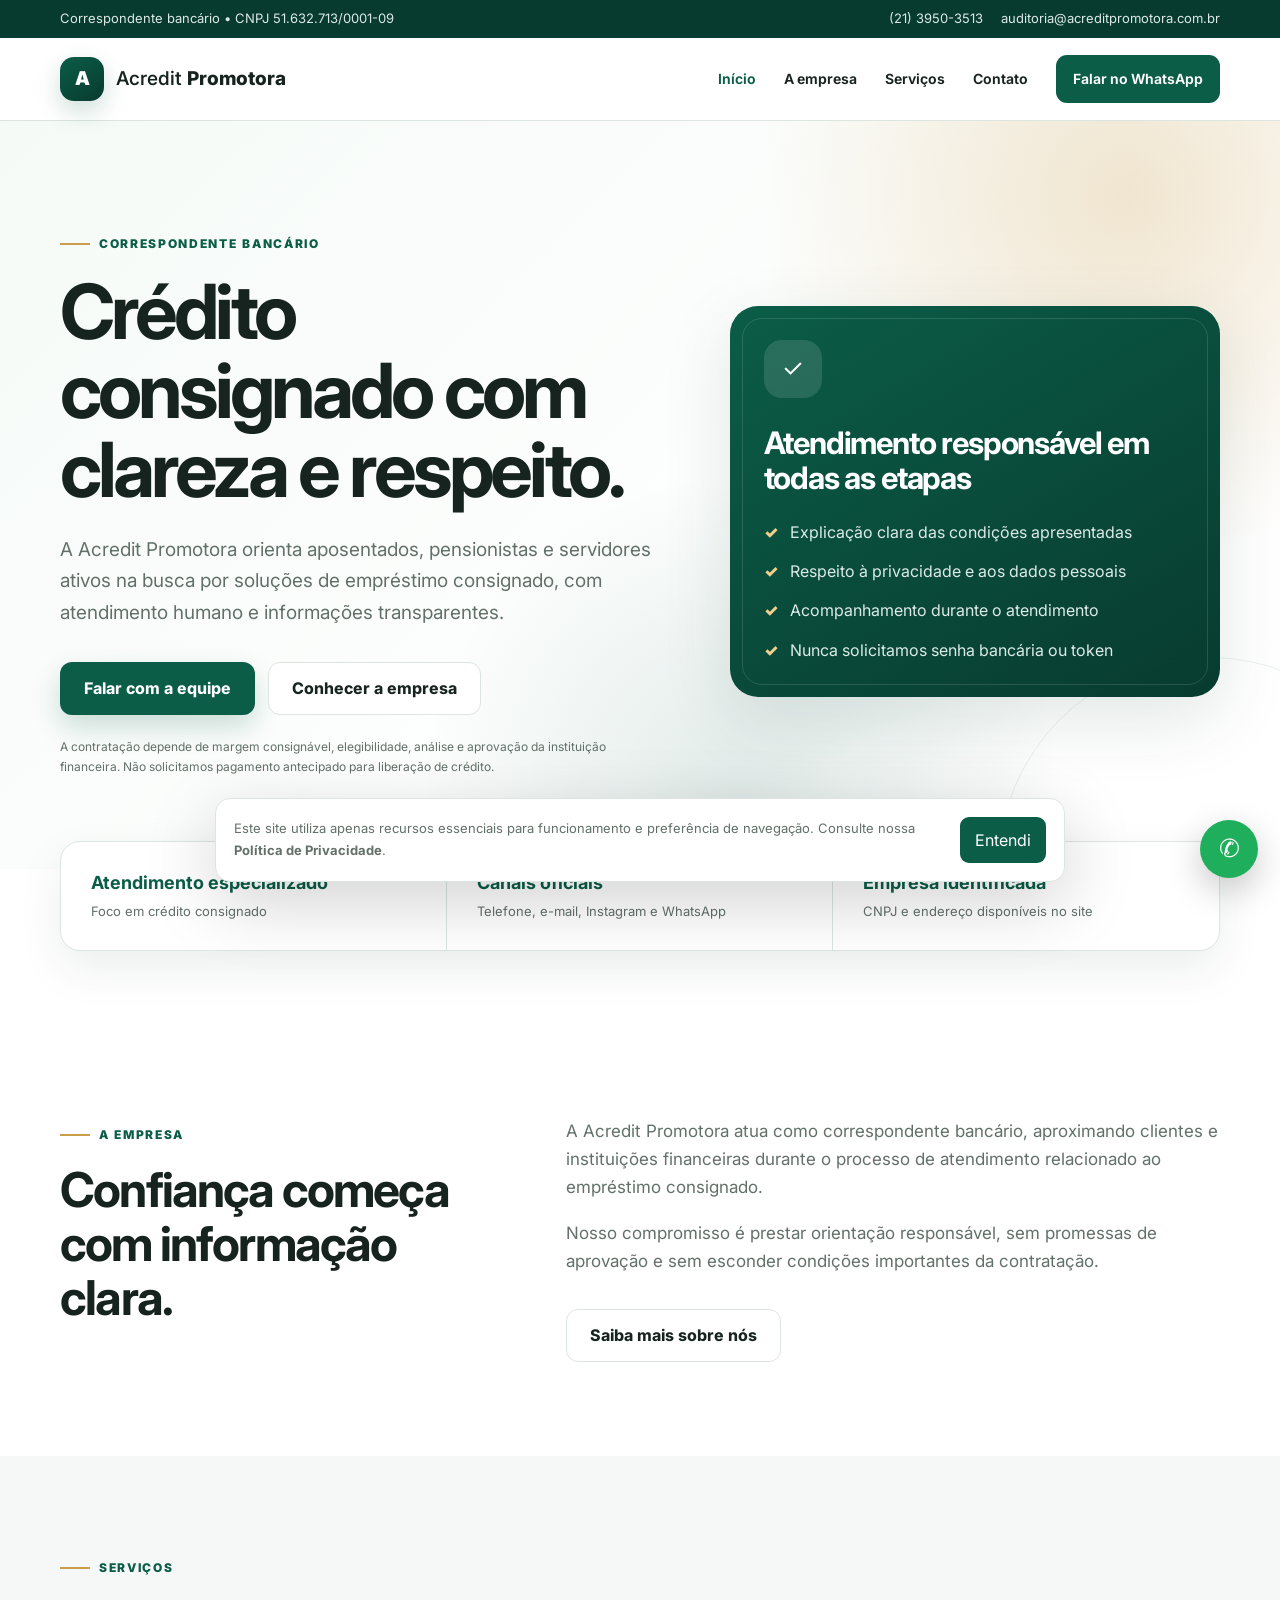
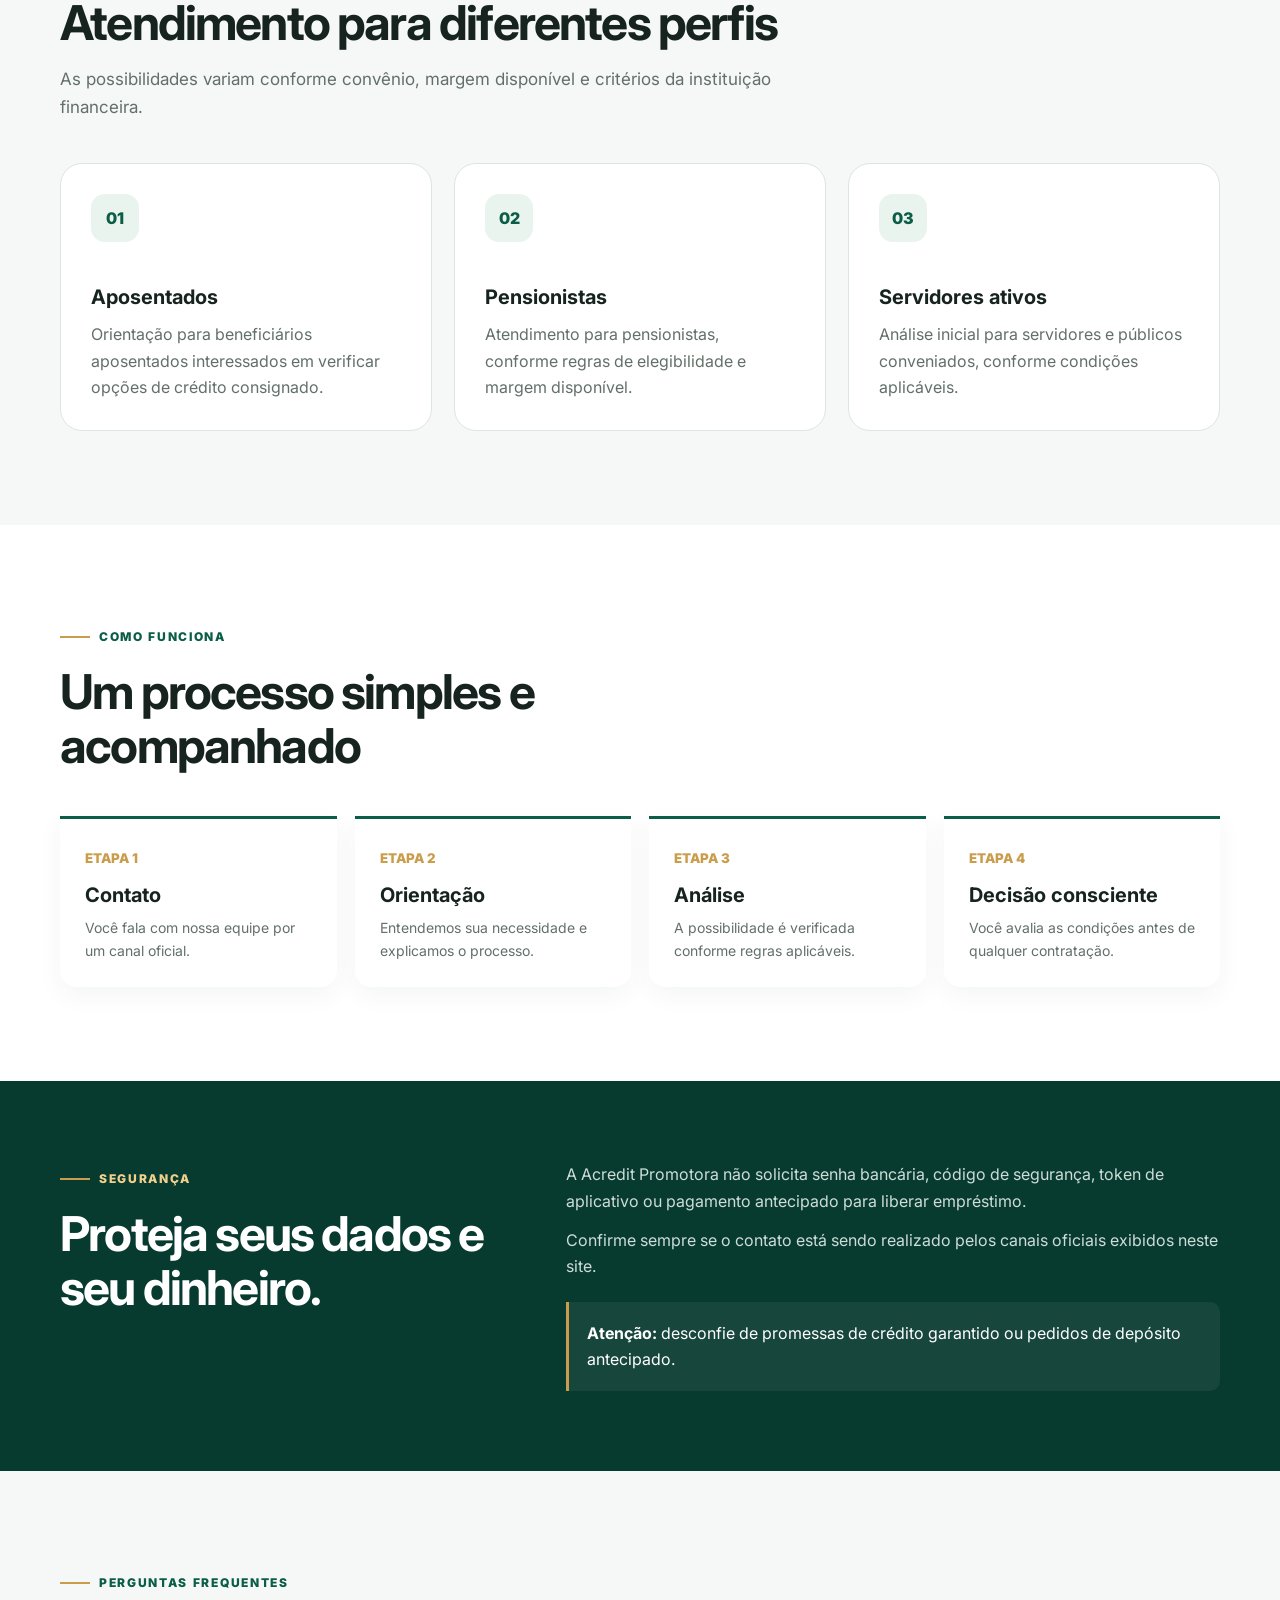
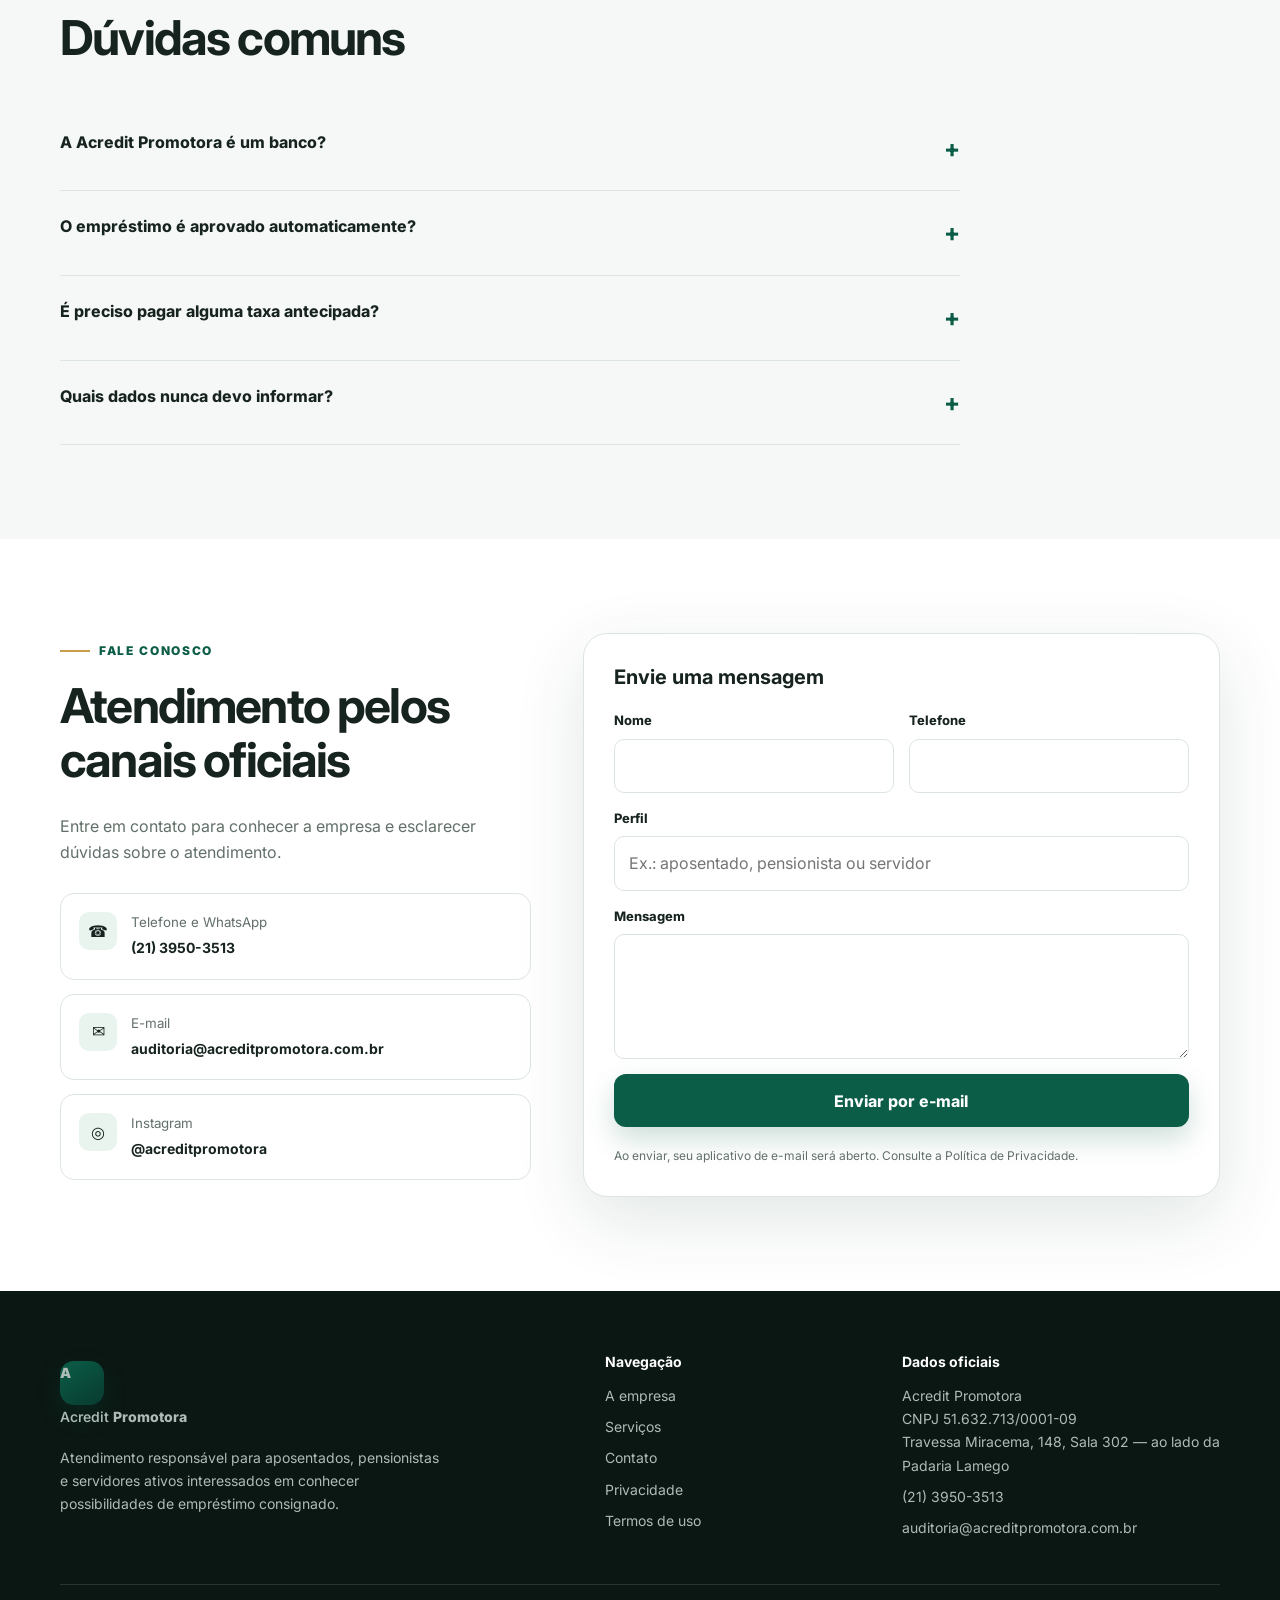
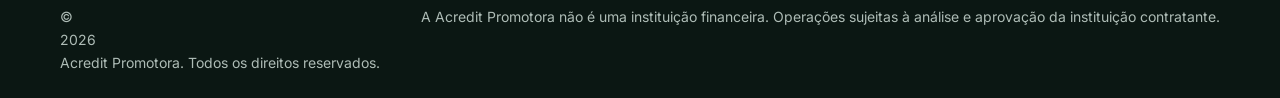
<file: index.html>
<!doctype html><html lang="pt-BR"><head>
<meta charset="utf-8"><meta name="viewport" content="width=device-width,initial-scale=1">
<title>Acredit Promotora | Empréstimo Consignado</title><meta name="description" content="Correspondente bancário com atendimento para aposentados, pensionistas e servidores ativos.">
<link rel="canonical" href="https://www.acreditpromotora.com.br/">
<meta property="og:type" content="website"><meta property="og:locale" content="pt_BR"><meta property="og:title" content="Acredit Promotora | Empréstimo Consignado"><meta property="og:description" content="Correspondente bancário com atendimento para aposentados, pensionistas e servidores ativos."><meta property="og:url" content="https://www.acreditpromotora.com.br/">
<meta name="theme-color" content="#0b5d47"><link rel="icon" href="assets/favicon.svg" type="image/svg+xml">
<link rel="preconnect" href="https://fonts.googleapis.com"><link rel="preconnect" href="https://fonts.gstatic.com" crossorigin><link href="https://fonts.googleapis.com/css2?family=Inter:wght@400;500;600;700;800;900&display=swap" rel="stylesheet">
<link rel="stylesheet" href="assets/style.css">
<script type="application/ld+json">{"@context":"https://schema.org","@type":"FinancialService","name":"Acredit Promotora","url":"https://www.acreditpromotora.com.br","telephone":"+552139503513","email":"auditoria@acreditpromotora.com.br","taxID":"51.632.713/0001-09","address":{"@type":"PostalAddress","streetAddress":"Travessa Miracema, 148, Sala 302"},"sameAs":["https://www.instagram.com/acreditpromotora/"]}</script>
</head><body>
<a class="skip" href="#conteudo">Pular para o conteúdo</a>
<div class="topbar"><div class="container"><span>Correspondente bancário • CNPJ 51.632.713/0001-09</span><div class="topbar-links"><a href="tel:+552139503513">(21) 3950-3513</a><a href="mailto:auditoria@acreditpromotora.com.br">auditoria@acreditpromotora.com.br</a></div></div></div>
<header class="header"><div class="container nav">
<a class="logo" href="index.html"><span class="logo-mark">A</span><span>Acredit <strong>Promotora</strong></span></a>
<button class="menu-toggle" aria-label="Abrir menu" aria-expanded="false">☰</button>
<nav class="menu" aria-label="Navegação principal"><a href="index.html" aria-current="page">Início</a><a href="sobre.html" >A empresa</a><a href="servicos.html" >Serviços</a><a href="contato.html" >Contato</a><a class="nav-cta" href="https://wa.me/552139503513?text=Olá%2C%20vim%20pelo%20site%20da%20Acredit%20Promotora." target="_blank" rel="noopener">Falar no WhatsApp</a></nav>
</div></header>
<main id="conteudo">
<section class="hero"><div class="container hero-grid">
<div><span class="kicker">Correspondente bancário</span><h1>Crédito consignado com clareza e respeito.</h1><p class="lead">A Acredit Promotora orienta aposentados, pensionistas e servidores ativos na busca por soluções de empréstimo consignado, com atendimento humano e informações transparentes.</p>
<div class="actions"><a class="btn btn-primary" href="https://wa.me/552139503513?text=Olá%2C%20gostaria%20de%20falar%20com%20a%20Acredit%20Promotora." target="_blank" rel="noopener">Falar com a equipe</a><a class="btn btn-secondary" href="sobre.html">Conhecer a empresa</a></div>
<p class="disclaimer">A contratação depende de margem consignável, elegibilidade, análise e aprovação da instituição financeira. Não solicitamos pagamento antecipado para liberação de crédito.</p></div>
<aside class="trust-panel"><div class="trust-icon">✓</div><h2>Atendimento responsável em todas as etapas</h2><ul class="checklist"><li>Explicação clara das condições apresentadas</li><li>Respeito à privacidade e aos dados pessoais</li><li>Acompanhamento durante o atendimento</li><li>Nunca solicitamos senha bancária ou token</li></ul></aside>
</div></section>
<section class="stats"><div class="container stats-grid"><div class="stat"><strong>Atendimento especializado</strong><span>Foco em crédito consignado</span></div><div class="stat"><strong>Canais oficiais</strong><span>Telefone, e-mail, Instagram e WhatsApp</span></div><div class="stat"><strong>Empresa identificada</strong><span>CNPJ e endereço disponíveis no site</span></div></div></section>
<section class="section"><div class="container split"><div><span class="kicker">A empresa</span><h2>Confiança começa com informação clara.</h2></div><div class="prose"><p>A Acredit Promotora atua como correspondente bancário, aproximando clientes e instituições financeiras durante o processo de atendimento relacionado ao empréstimo consignado.</p><p>Nosso compromisso é prestar orientação responsável, sem promessas de aprovação e sem esconder condições importantes da contratação.</p><div class="actions"><a class="btn btn-secondary" href="sobre.html">Saiba mais sobre nós</a></div></div></div></section>
<section class="section section-soft"><div class="container"><div class="section-head"><span class="kicker">Serviços</span><h2>Atendimento para diferentes perfis</h2><p>As possibilidades variam conforme convênio, margem disponível e critérios da instituição financeira.</p></div>
<div class="cards"><article class="card"><div class="card-number">01</div><h3>Aposentados</h3><p>Orientação para beneficiários aposentados interessados em verificar opções de crédito consignado.</p></article><article class="card"><div class="card-number">02</div><h3>Pensionistas</h3><p>Atendimento para pensionistas, conforme regras de elegibilidade e margem disponível.</p></article><article class="card"><div class="card-number">03</div><h3>Servidores ativos</h3><p>Análise inicial para servidores e públicos conveniados, conforme condições aplicáveis.</p></article></div></div></section>
<section class="section"><div class="container"><div class="section-head"><span class="kicker">Como funciona</span><h2>Um processo simples e acompanhado</h2></div><div class="steps"><article class="step"><small>ETAPA 1</small><h3>Contato</h3><p>Você fala com nossa equipe por um canal oficial.</p></article><article class="step"><small>ETAPA 2</small><h3>Orientação</h3><p>Entendemos sua necessidade e explicamos o processo.</p></article><article class="step"><small>ETAPA 3</small><h3>Análise</h3><p>A possibilidade é verificada conforme regras aplicáveis.</p></article><article class="step"><small>ETAPA 4</small><h3>Decisão consciente</h3><p>Você avalia as condições antes de qualquer contratação.</p></article></div></div></section>
<section class="safety"><div class="container safety-grid"><div><span class="kicker" style="color:#f2d08b">Segurança</span><h2>Proteja seus dados e seu dinheiro.</h2></div><div><p>A Acredit Promotora não solicita senha bancária, código de segurança, token de aplicativo ou pagamento antecipado para liberar empréstimo.</p><p>Confirme sempre se o contato está sendo realizado pelos canais oficiais exibidos neste site.</p><div class="alert"><strong>Atenção:</strong> desconfie de promessas de crédito garantido ou pedidos de depósito antecipado.</div></div></div></section>
<section class="section section-soft"><div class="container"><div class="section-head"><span class="kicker">Perguntas frequentes</span><h2>Dúvidas comuns</h2></div><div class="faq">
<details><summary>A Acredit Promotora é um banco?</summary><p>Não. A Acredit Promotora atua como correspondente bancário. A aprovação, contratação e liberação de operações dependem da instituição financeira responsável.</p></details>
<details><summary>O empréstimo é aprovado automaticamente?</summary><p>Não. Toda operação está sujeita à elegibilidade, disponibilidade de margem, análise e aprovação da instituição financeira.</p></details>
<details><summary>É preciso pagar alguma taxa antecipada?</summary><p>Não solicitamos depósito ou pagamento antecipado para liberação de empréstimo. Em caso de abordagem suspeita, fale com nossos canais oficiais.</p></details>
<details><summary>Quais dados nunca devo informar?</summary><p>Nunca compartilhe senhas bancárias, códigos de autenticação, token ou código de segurança de cartão.</p></details>
</div></div></section>
<section class="section"><div class="container contact-grid"><div><span class="kicker">Fale conosco</span><h2>Atendimento pelos canais oficiais</h2><p class="lead" style="font-size:16px">Entre em contato para conhecer a empresa e esclarecer dúvidas sobre o atendimento.</p>
<div class="contact-list"><a class="contact-item" href="tel:+552139503513"><span class="ico">☎</span><span><small>Telefone e WhatsApp</small><strong>(21) 3950-3513</strong></span></a><a class="contact-item" href="mailto:auditoria@acreditpromotora.com.br"><span class="ico">✉</span><span><small>E-mail</small><strong>auditoria@acreditpromotora.com.br</strong></span></a><a class="contact-item" href="https://www.instagram.com/acreditpromotora/" target="_blank" rel="noopener"><span class="ico">◎</span><span><small>Instagram</small><strong>@acreditpromotora</strong></span></a></div></div>
<div class="form-card"><h3>Envie uma mensagem</h3><form id="contact-form" class="form-grid" style="margin-top:20px"><div class="field"><label for="nome">Nome</label><input id="nome" name="nome" required autocomplete="name"></div><div class="field"><label for="telefone">Telefone</label><input id="telefone" name="telefone" required autocomplete="tel"></div><div class="field full"><label for="perfil">Perfil</label><input id="perfil" name="perfil" placeholder="Ex.: aposentado, pensionista ou servidor"></div><div class="field full"><label for="mensagem">Mensagem</label><textarea id="mensagem" name="mensagem" required></textarea></div><div class="field full"><button class="btn btn-primary" type="submit">Enviar por e-mail</button><p class="form-note">Ao enviar, seu aplicativo de e-mail será aberto. Consulte a Política de Privacidade.</p></div></form></div>
</div></section>
</main>
<footer class="footer"><div class="container">
<div class="footer-grid">
<div><a class="logo" href="index.html"><span class="logo-mark">A</span><span>Acredit <strong>Promotora</strong></span></a><p style="margin-top:18px;max-width:390px">Atendimento responsável para aposentados, pensionistas e servidores ativos interessados em conhecer possibilidades de empréstimo consignado.</p></div>
<div><h3>Navegação</h3><a href="sobre.html">A empresa</a><a href="servicos.html">Serviços</a><a href="contato.html">Contato</a><a href="politica-de-privacidade.html">Privacidade</a><a href="termos-de-uso.html">Termos de uso</a></div>
<div><h3>Dados oficiais</h3><span>Acredit Promotora</span><span>CNPJ 51.632.713/0001-09</span><span>Travessa Miracema, 148, Sala 302 — ao lado da Padaria Lamego</span><a href="tel:+552139503513">(21) 3950-3513</a><a href="mailto:auditoria@acreditpromotora.com.br">auditoria@acreditpromotora.com.br</a></div>
</div>
<div class="footer-bottom"><span>© <span data-year></span> Acredit Promotora. Todos os direitos reservados.</span><span>A Acredit Promotora não é uma instituição financeira. Operações sujeitas à análise e aprovação da instituição contratante.</span></div>
</div></footer>
<a class="whatsapp" href="https://wa.me/552139503513?text=Olá%2C%20vim%20pelo%20site%20da%20Acredit%20Promotora." target="_blank" rel="noopener" aria-label="Falar pelo WhatsApp">✆</a>
<div class="cookie" role="dialog" aria-label="Aviso de cookies"><p>Este site utiliza apenas recursos essenciais para funcionamento e preferência de navegação. Consulte nossa <a href="politica-de-privacidade.html"><strong>Política de Privacidade</strong></a>.</p><button data-cookie-ok>Entendi</button></div>
<script src="assets/script.js"></script></body></html>
</file>
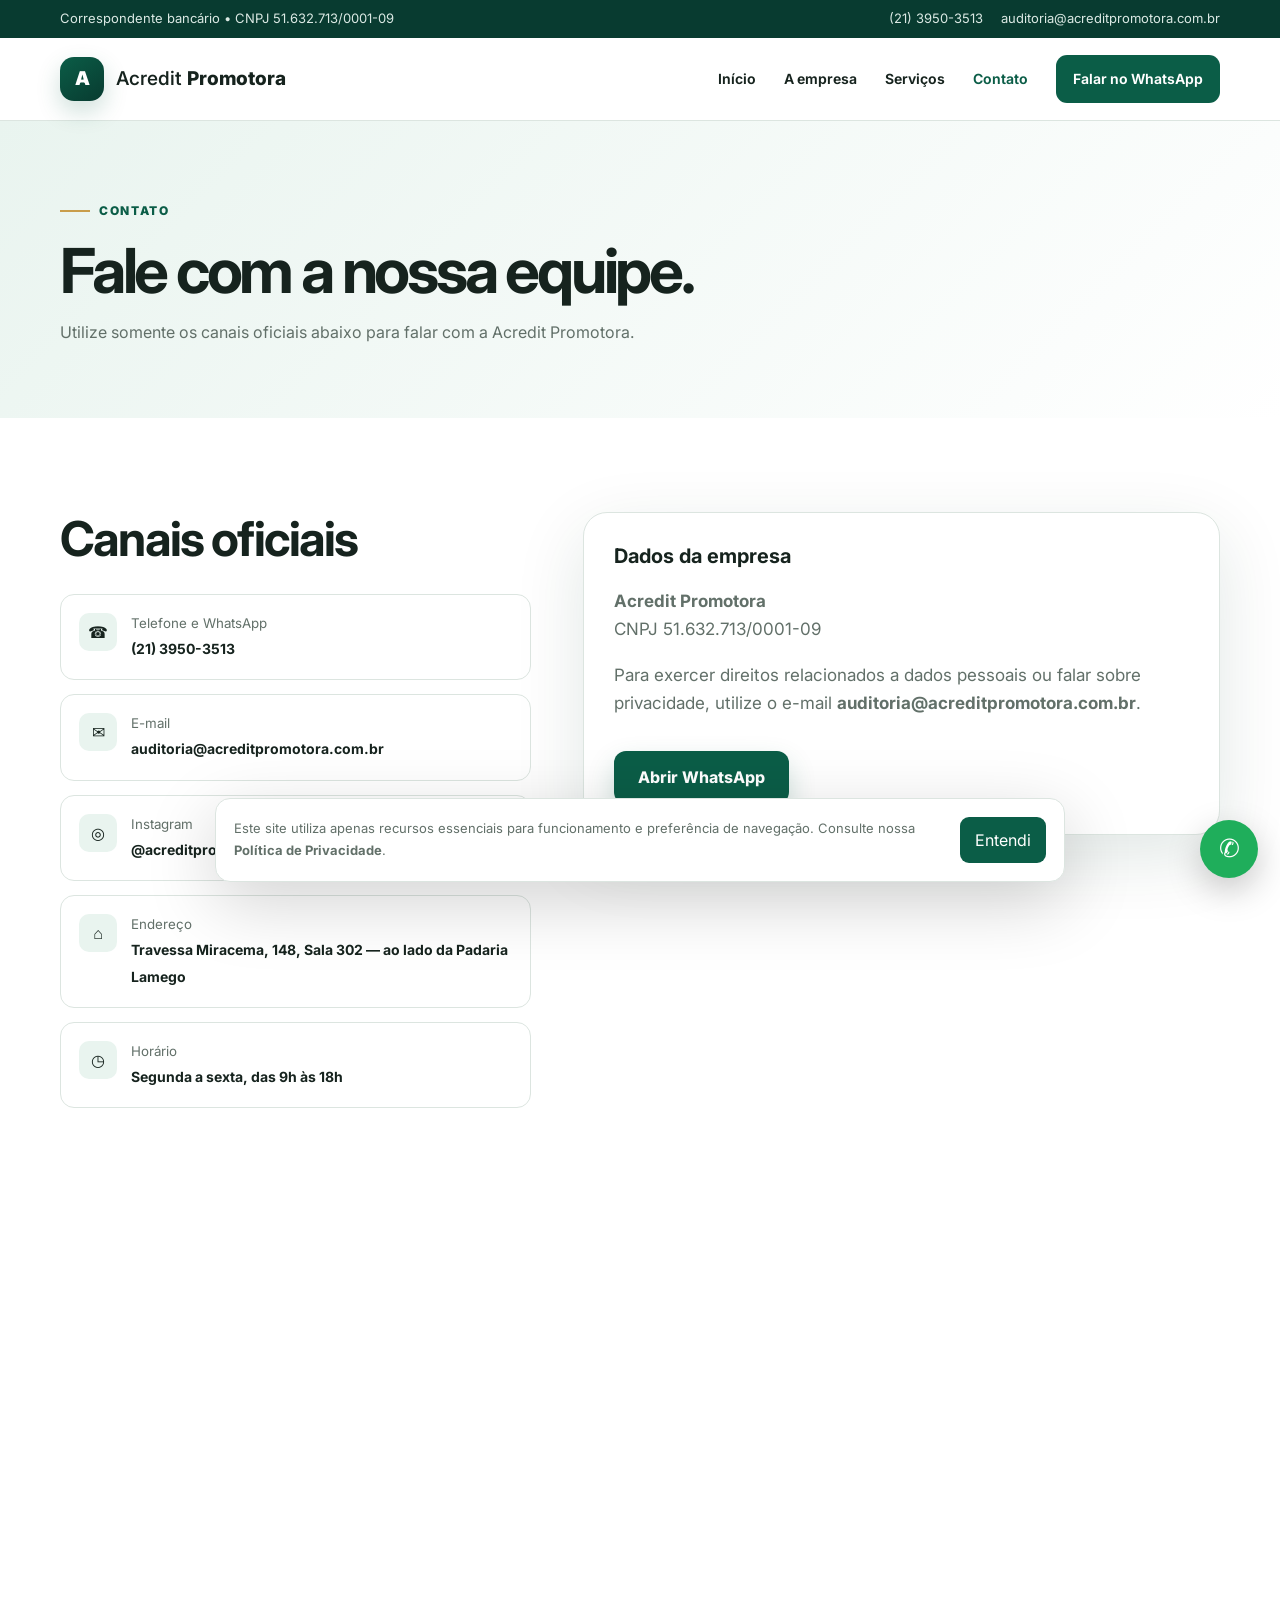
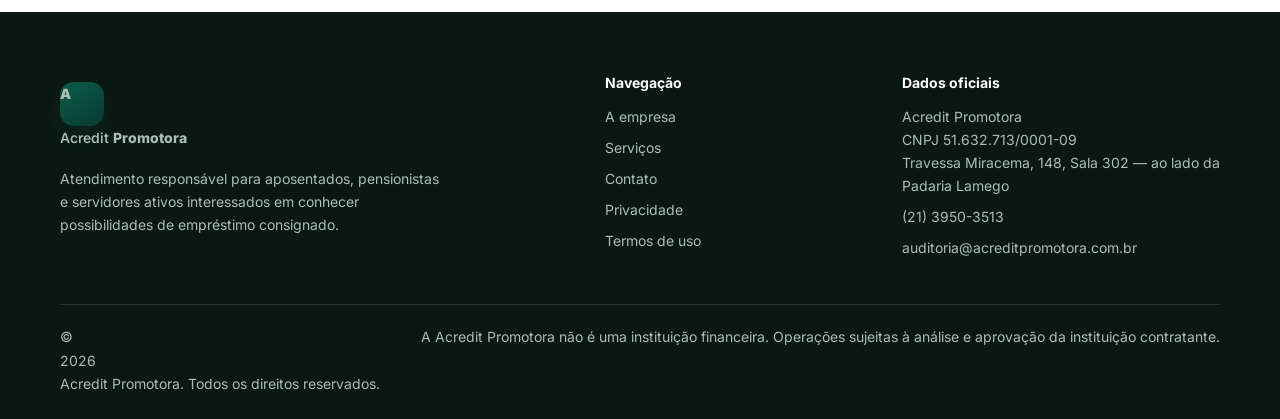
<file: contato.html>
<!doctype html><html lang="pt-BR"><head>
<meta charset="utf-8"><meta name="viewport" content="width=device-width,initial-scale=1">
<title>Contato | Acredit Promotora</title><meta name="description" content="Fale com a Acredit Promotora pelos canais oficiais.">
<link rel="canonical" href="https://www.acreditpromotora.com.br/contato.html">
<meta property="og:type" content="website"><meta property="og:locale" content="pt_BR"><meta property="og:title" content="Contato | Acredit Promotora"><meta property="og:description" content="Fale com a Acredit Promotora pelos canais oficiais."><meta property="og:url" content="https://www.acreditpromotora.com.br/contato.html">
<meta name="theme-color" content="#0b5d47"><link rel="icon" href="assets/favicon.svg" type="image/svg+xml">
<link rel="preconnect" href="https://fonts.googleapis.com"><link rel="preconnect" href="https://fonts.gstatic.com" crossorigin><link href="https://fonts.googleapis.com/css2?family=Inter:wght@400;500;600;700;800;900&display=swap" rel="stylesheet">
<link rel="stylesheet" href="assets/style.css">
<script type="application/ld+json">{"@context":"https://schema.org","@type":"FinancialService","name":"Acredit Promotora","url":"https://www.acreditpromotora.com.br","telephone":"+552139503513","email":"auditoria@acreditpromotora.com.br","taxID":"51.632.713/0001-09","address":{"@type":"PostalAddress","streetAddress":"Travessa Miracema, 148, Sala 302"},"sameAs":["https://www.instagram.com/acreditpromotora/"]}</script>
</head><body>
<a class="skip" href="#conteudo">Pular para o conteúdo</a>
<div class="topbar"><div class="container"><span>Correspondente bancário • CNPJ 51.632.713/0001-09</span><div class="topbar-links"><a href="tel:+552139503513">(21) 3950-3513</a><a href="mailto:auditoria@acreditpromotora.com.br">auditoria@acreditpromotora.com.br</a></div></div></div>
<header class="header"><div class="container nav">
<a class="logo" href="index.html"><span class="logo-mark">A</span><span>Acredit <strong>Promotora</strong></span></a>
<button class="menu-toggle" aria-label="Abrir menu" aria-expanded="false">☰</button>
<nav class="menu" aria-label="Navegação principal"><a href="index.html" >Início</a><a href="sobre.html" >A empresa</a><a href="servicos.html" >Serviços</a><a href="contato.html" aria-current="page">Contato</a><a class="nav-cta" href="https://wa.me/552139503513?text=Olá%2C%20vim%20pelo%20site%20da%20Acredit%20Promotora." target="_blank" rel="noopener">Falar no WhatsApp</a></nav>
</div></header>
<main id="conteudo"><section class="page-hero"><div class="container"><span class="kicker">Contato</span><h1>Fale com a nossa equipe.</h1><p>Utilize somente os canais oficiais abaixo para falar com a Acredit Promotora.</p></div></section>
<section class="section"><div class="container contact-grid"><div><h2>Canais oficiais</h2><div class="contact-list"><a class="contact-item" href="tel:+552139503513"><span class="ico">☎</span><span><small>Telefone e WhatsApp</small><strong>(21) 3950-3513</strong></span></a><a class="contact-item" href="mailto:auditoria@acreditpromotora.com.br"><span class="ico">✉</span><span><small>E-mail</small><strong>auditoria@acreditpromotora.com.br</strong></span></a><a class="contact-item" href="https://www.instagram.com/acreditpromotora/" target="_blank" rel="noopener"><span class="ico">◎</span><span><small>Instagram</small><strong>@acreditpromotora</strong></span></a><div class="contact-item"><span class="ico">⌂</span><span><small>Endereço</small><strong>Travessa Miracema, 148, Sala 302 — ao lado da Padaria Lamego</strong></span></div><div class="contact-item"><span class="ico">◷</span><span><small>Horário</small><strong>Segunda a sexta, das 9h às 18h</strong></span></div></div></div>
<div class="form-card"><h3>Dados da empresa</h3><div class="prose" style="margin-top:18px"><p><strong>Acredit Promotora</strong><br>CNPJ 51.632.713/0001-09</p><p>Para exercer direitos relacionados a dados pessoais ou falar sobre privacidade, utilize o e-mail <a href="mailto:auditoria@acreditpromotora.com.br"><strong>auditoria@acreditpromotora.com.br</strong></a>.</p><div class="actions"><a class="btn btn-primary" href="https://wa.me/552139503513?text=Olá%2C%20vim%20pelo%20site%20da%20Acredit%20Promotora." target="_blank" rel="noopener">Abrir WhatsApp</a></div></div></div></div>
<div class="container"><iframe class="map" title="Localização da Acredit Promotora" loading="lazy" referrerpolicy="no-referrer-when-downgrade" src="https://www.google.com/maps?q=Travessa%20Miracema%20148&output=embed"></iframe></div></section></main>
<footer class="footer"><div class="container">
<div class="footer-grid">
<div><a class="logo" href="index.html"><span class="logo-mark">A</span><span>Acredit <strong>Promotora</strong></span></a><p style="margin-top:18px;max-width:390px">Atendimento responsável para aposentados, pensionistas e servidores ativos interessados em conhecer possibilidades de empréstimo consignado.</p></div>
<div><h3>Navegação</h3><a href="sobre.html">A empresa</a><a href="servicos.html">Serviços</a><a href="contato.html">Contato</a><a href="politica-de-privacidade.html">Privacidade</a><a href="termos-de-uso.html">Termos de uso</a></div>
<div><h3>Dados oficiais</h3><span>Acredit Promotora</span><span>CNPJ 51.632.713/0001-09</span><span>Travessa Miracema, 148, Sala 302 — ao lado da Padaria Lamego</span><a href="tel:+552139503513">(21) 3950-3513</a><a href="mailto:auditoria@acreditpromotora.com.br">auditoria@acreditpromotora.com.br</a></div>
</div>
<div class="footer-bottom"><span>© <span data-year></span> Acredit Promotora. Todos os direitos reservados.</span><span>A Acredit Promotora não é uma instituição financeira. Operações sujeitas à análise e aprovação da instituição contratante.</span></div>
</div></footer>
<a class="whatsapp" href="https://wa.me/552139503513?text=Olá%2C%20vim%20pelo%20site%20da%20Acredit%20Promotora." target="_blank" rel="noopener" aria-label="Falar pelo WhatsApp">✆</a>
<div class="cookie" role="dialog" aria-label="Aviso de cookies"><p>Este site utiliza apenas recursos essenciais para funcionamento e preferência de navegação. Consulte nossa <a href="politica-de-privacidade.html"><strong>Política de Privacidade</strong></a>.</p><button data-cookie-ok>Entendi</button></div>
<script src="assets/script.js"></script></body></html>
</file>
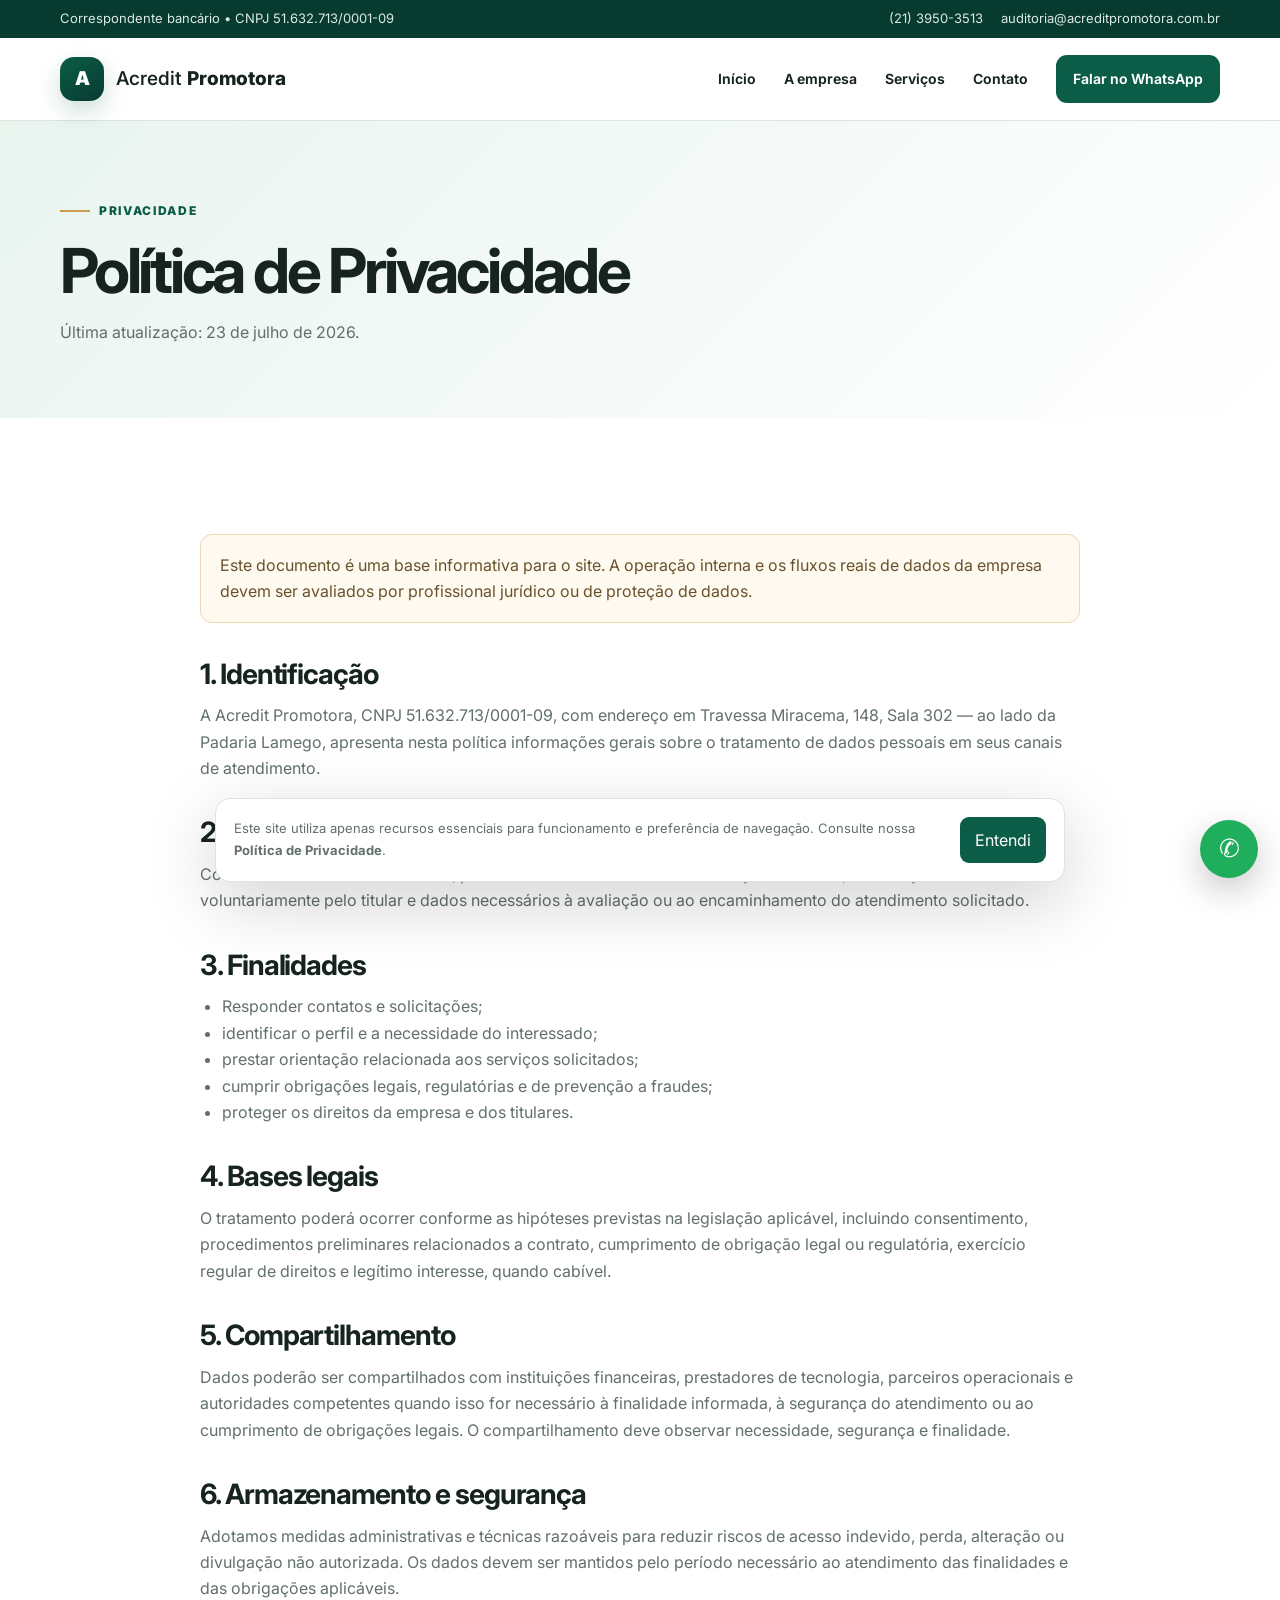
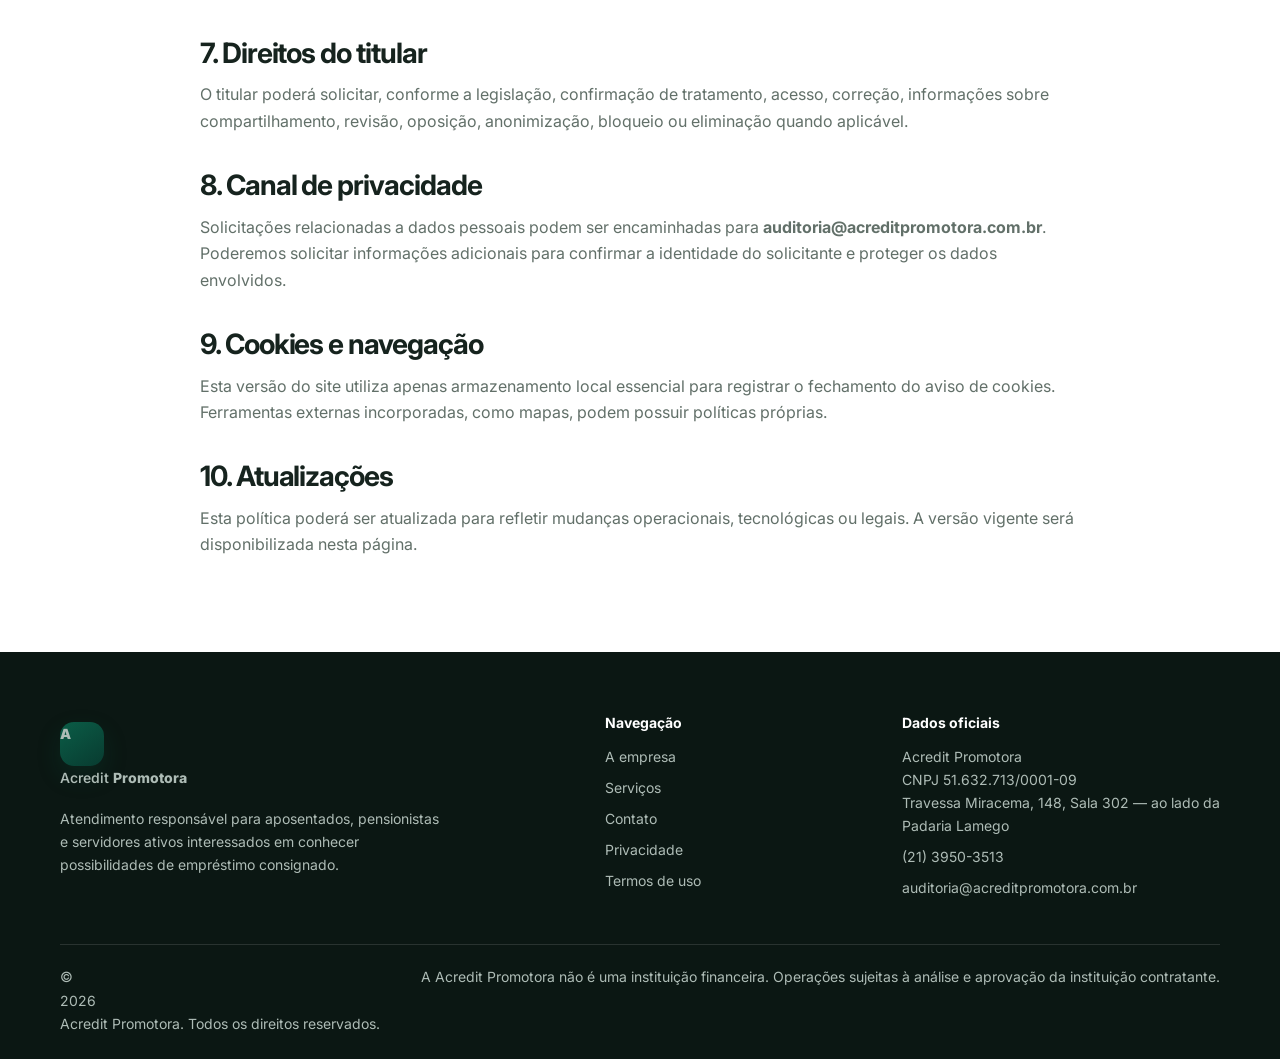
<file: politica-de-privacidade.html>
<!doctype html><html lang="pt-BR"><head>
<meta charset="utf-8"><meta name="viewport" content="width=device-width,initial-scale=1">
<title>Política de Privacidade | Acredit Promotora</title><meta name="description" content="Saiba como a Acredit Promotora trata dados pessoais.">
<link rel="canonical" href="https://www.acreditpromotora.com.br/politica-de-privacidade.html">
<meta property="og:type" content="website"><meta property="og:locale" content="pt_BR"><meta property="og:title" content="Política de Privacidade | Acredit Promotora"><meta property="og:description" content="Saiba como a Acredit Promotora trata dados pessoais."><meta property="og:url" content="https://www.acreditpromotora.com.br/politica-de-privacidade.html">
<meta name="theme-color" content="#0b5d47"><link rel="icon" href="assets/favicon.svg" type="image/svg+xml">
<link rel="preconnect" href="https://fonts.googleapis.com"><link rel="preconnect" href="https://fonts.gstatic.com" crossorigin><link href="https://fonts.googleapis.com/css2?family=Inter:wght@400;500;600;700;800;900&display=swap" rel="stylesheet">
<link rel="stylesheet" href="assets/style.css">
<script type="application/ld+json">{"@context":"https://schema.org","@type":"FinancialService","name":"Acredit Promotora","url":"https://www.acreditpromotora.com.br","telephone":"+552139503513","email":"auditoria@acreditpromotora.com.br","taxID":"51.632.713/0001-09","address":{"@type":"PostalAddress","streetAddress":"Travessa Miracema, 148, Sala 302"},"sameAs":["https://www.instagram.com/acreditpromotora/"]}</script>
</head><body>
<a class="skip" href="#conteudo">Pular para o conteúdo</a>
<div class="topbar"><div class="container"><span>Correspondente bancário • CNPJ 51.632.713/0001-09</span><div class="topbar-links"><a href="tel:+552139503513">(21) 3950-3513</a><a href="mailto:auditoria@acreditpromotora.com.br">auditoria@acreditpromotora.com.br</a></div></div></div>
<header class="header"><div class="container nav">
<a class="logo" href="index.html"><span class="logo-mark">A</span><span>Acredit <strong>Promotora</strong></span></a>
<button class="menu-toggle" aria-label="Abrir menu" aria-expanded="false">☰</button>
<nav class="menu" aria-label="Navegação principal"><a href="index.html" >Início</a><a href="sobre.html" >A empresa</a><a href="servicos.html" >Serviços</a><a href="contato.html" >Contato</a><a class="nav-cta" href="https://wa.me/552139503513?text=Olá%2C%20vim%20pelo%20site%20da%20Acredit%20Promotora." target="_blank" rel="noopener">Falar no WhatsApp</a></nav>
</div></header>
<main id="conteudo"><section class="page-hero"><div class="container"><span class="kicker">Privacidade</span><h1>Política de Privacidade</h1><p>Última atualização: 23 de julho de 2026.</p></div></section>
<section class="section"><div class="container legal-content"><div class="notice">Este documento é uma base informativa para o site. A operação interna e os fluxos reais de dados da empresa devem ser avaliados por profissional jurídico ou de proteção de dados.</div>
<h2>1. Identificação</h2><p>A Acredit Promotora, CNPJ 51.632.713/0001-09, com endereço em Travessa Miracema, 148, Sala 302 — ao lado da Padaria Lamego, apresenta nesta política informações gerais sobre o tratamento de dados pessoais em seus canais de atendimento.</p>
<h2>2. Dados que podem ser tratados</h2><p>Conforme a finalidade do contato, podemos receber dados de identificação e contato, informações fornecidas voluntariamente pelo titular e dados necessários à avaliação ou ao encaminhamento do atendimento solicitado.</p>
<h2>3. Finalidades</h2><ul><li>Responder contatos e solicitações;</li><li>identificar o perfil e a necessidade do interessado;</li><li>prestar orientação relacionada aos serviços solicitados;</li><li>cumprir obrigações legais, regulatórias e de prevenção a fraudes;</li><li>proteger os direitos da empresa e dos titulares.</li></ul>
<h2>4. Bases legais</h2><p>O tratamento poderá ocorrer conforme as hipóteses previstas na legislação aplicável, incluindo consentimento, procedimentos preliminares relacionados a contrato, cumprimento de obrigação legal ou regulatória, exercício regular de direitos e legítimo interesse, quando cabível.</p>
<h2>5. Compartilhamento</h2><p>Dados poderão ser compartilhados com instituições financeiras, prestadores de tecnologia, parceiros operacionais e autoridades competentes quando isso for necessário à finalidade informada, à segurança do atendimento ou ao cumprimento de obrigações legais. O compartilhamento deve observar necessidade, segurança e finalidade.</p>
<h2>6. Armazenamento e segurança</h2><p>Adotamos medidas administrativas e técnicas razoáveis para reduzir riscos de acesso indevido, perda, alteração ou divulgação não autorizada. Os dados devem ser mantidos pelo período necessário ao atendimento das finalidades e das obrigações aplicáveis.</p>
<h2>7. Direitos do titular</h2><p>O titular poderá solicitar, conforme a legislação, confirmação de tratamento, acesso, correção, informações sobre compartilhamento, revisão, oposição, anonimização, bloqueio ou eliminação quando aplicável.</p>
<h2>8. Canal de privacidade</h2><p>Solicitações relacionadas a dados pessoais podem ser encaminhadas para <a href="mailto:auditoria@acreditpromotora.com.br"><strong>auditoria@acreditpromotora.com.br</strong></a>. Poderemos solicitar informações adicionais para confirmar a identidade do solicitante e proteger os dados envolvidos.</p>
<h2>9. Cookies e navegação</h2><p>Esta versão do site utiliza apenas armazenamento local essencial para registrar o fechamento do aviso de cookies. Ferramentas externas incorporadas, como mapas, podem possuir políticas próprias.</p>
<h2>10. Atualizações</h2><p>Esta política poderá ser atualizada para refletir mudanças operacionais, tecnológicas ou legais. A versão vigente será disponibilizada nesta página.</p>
</div></section></main>
<footer class="footer"><div class="container">
<div class="footer-grid">
<div><a class="logo" href="index.html"><span class="logo-mark">A</span><span>Acredit <strong>Promotora</strong></span></a><p style="margin-top:18px;max-width:390px">Atendimento responsável para aposentados, pensionistas e servidores ativos interessados em conhecer possibilidades de empréstimo consignado.</p></div>
<div><h3>Navegação</h3><a href="sobre.html">A empresa</a><a href="servicos.html">Serviços</a><a href="contato.html">Contato</a><a href="politica-de-privacidade.html">Privacidade</a><a href="termos-de-uso.html">Termos de uso</a></div>
<div><h3>Dados oficiais</h3><span>Acredit Promotora</span><span>CNPJ 51.632.713/0001-09</span><span>Travessa Miracema, 148, Sala 302 — ao lado da Padaria Lamego</span><a href="tel:+552139503513">(21) 3950-3513</a><a href="mailto:auditoria@acreditpromotora.com.br">auditoria@acreditpromotora.com.br</a></div>
</div>
<div class="footer-bottom"><span>© <span data-year></span> Acredit Promotora. Todos os direitos reservados.</span><span>A Acredit Promotora não é uma instituição financeira. Operações sujeitas à análise e aprovação da instituição contratante.</span></div>
</div></footer>
<a class="whatsapp" href="https://wa.me/552139503513?text=Olá%2C%20vim%20pelo%20site%20da%20Acredit%20Promotora." target="_blank" rel="noopener" aria-label="Falar pelo WhatsApp">✆</a>
<div class="cookie" role="dialog" aria-label="Aviso de cookies"><p>Este site utiliza apenas recursos essenciais para funcionamento e preferência de navegação. Consulte nossa <a href="politica-de-privacidade.html"><strong>Política de Privacidade</strong></a>.</p><button data-cookie-ok>Entendi</button></div>
<script src="assets/script.js"></script></body></html>
</file>
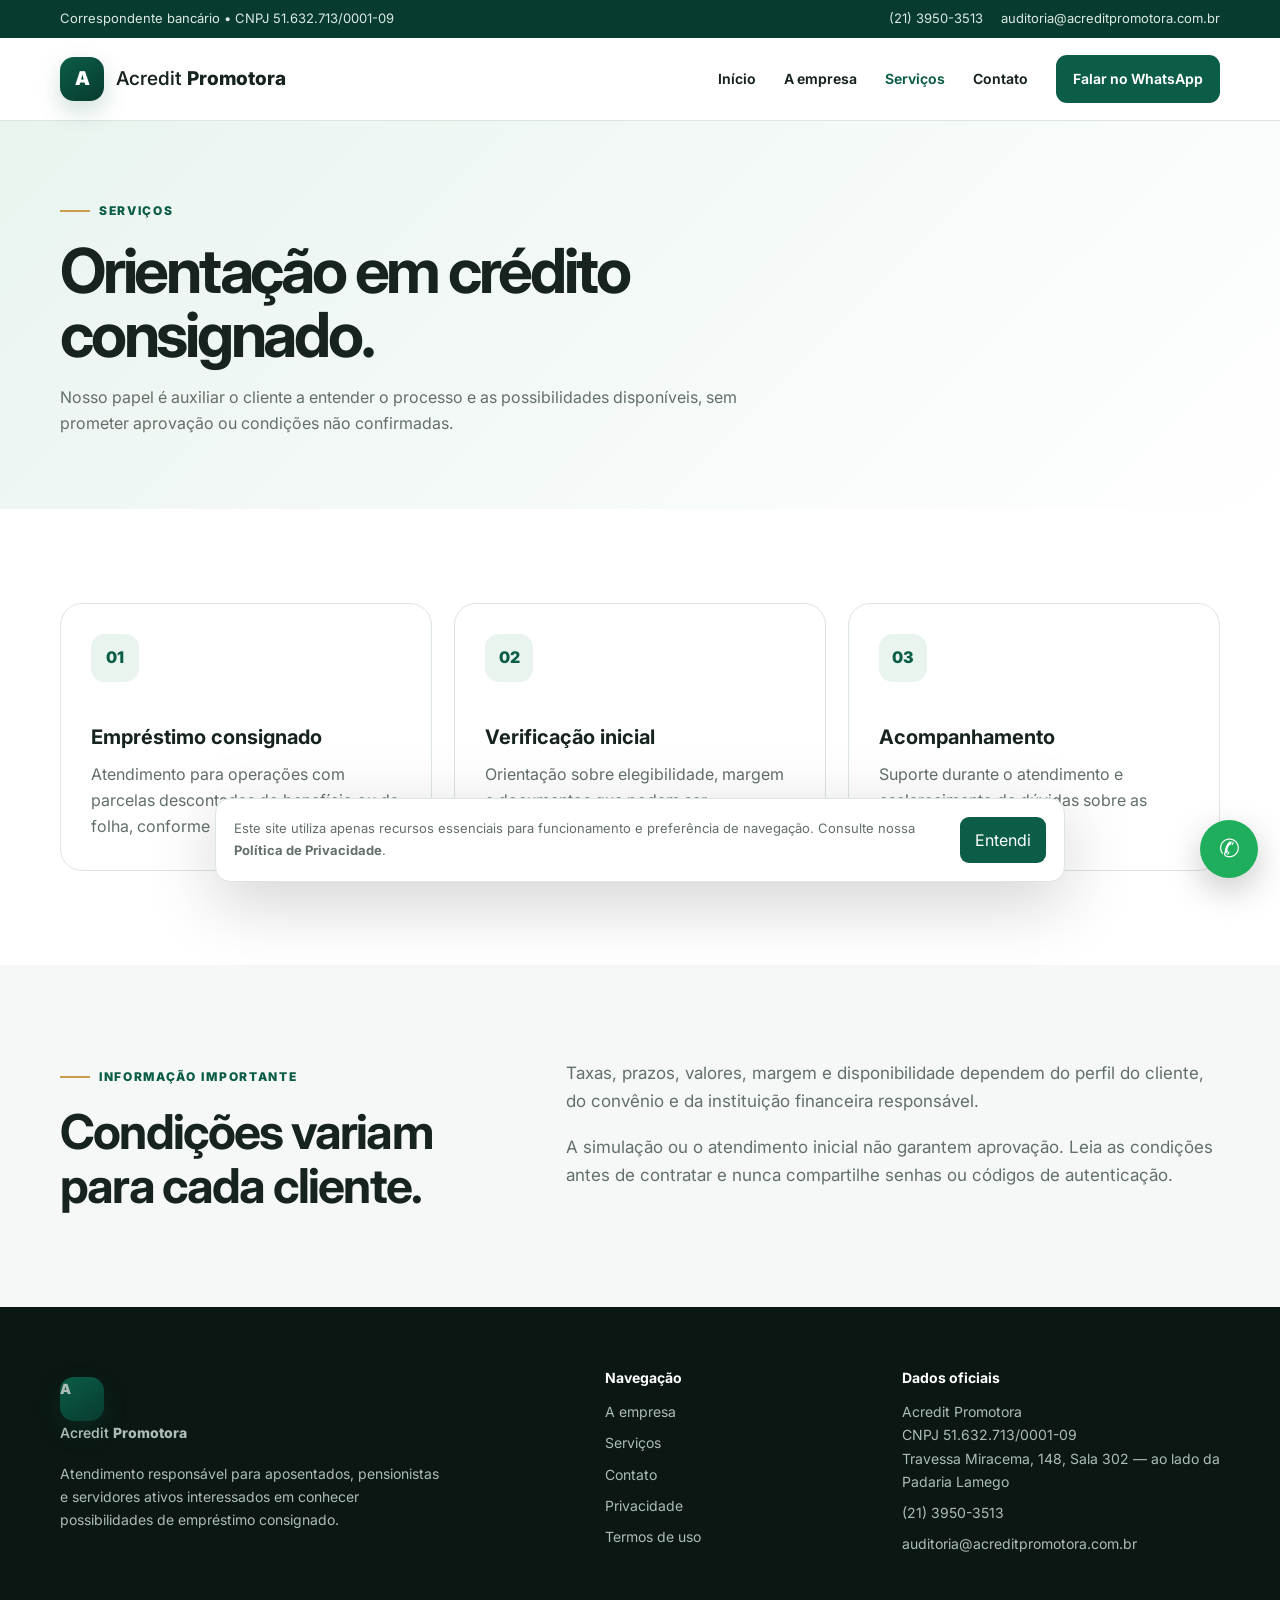
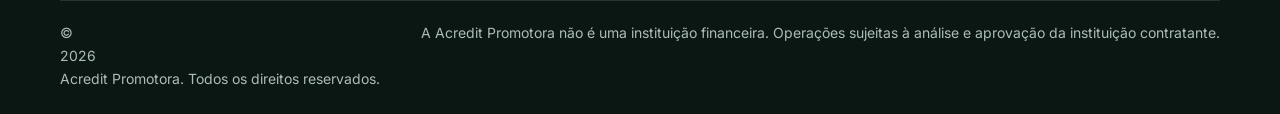
<file: servicos.html>
<!doctype html><html lang="pt-BR"><head>
<meta charset="utf-8"><meta name="viewport" content="width=device-width,initial-scale=1">
<title>Serviços | Acredit Promotora</title><meta name="description" content="Conheça o atendimento da Acredit Promotora para empréstimo consignado.">
<link rel="canonical" href="https://www.acreditpromotora.com.br/servicos.html">
<meta property="og:type" content="website"><meta property="og:locale" content="pt_BR"><meta property="og:title" content="Serviços | Acredit Promotora"><meta property="og:description" content="Conheça o atendimento da Acredit Promotora para empréstimo consignado."><meta property="og:url" content="https://www.acreditpromotora.com.br/servicos.html">
<meta name="theme-color" content="#0b5d47"><link rel="icon" href="assets/favicon.svg" type="image/svg+xml">
<link rel="preconnect" href="https://fonts.googleapis.com"><link rel="preconnect" href="https://fonts.gstatic.com" crossorigin><link href="https://fonts.googleapis.com/css2?family=Inter:wght@400;500;600;700;800;900&display=swap" rel="stylesheet">
<link rel="stylesheet" href="assets/style.css">
<script type="application/ld+json">{"@context":"https://schema.org","@type":"FinancialService","name":"Acredit Promotora","url":"https://www.acreditpromotora.com.br","telephone":"+552139503513","email":"auditoria@acreditpromotora.com.br","taxID":"51.632.713/0001-09","address":{"@type":"PostalAddress","streetAddress":"Travessa Miracema, 148, Sala 302"},"sameAs":["https://www.instagram.com/acreditpromotora/"]}</script>
</head><body>
<a class="skip" href="#conteudo">Pular para o conteúdo</a>
<div class="topbar"><div class="container"><span>Correspondente bancário • CNPJ 51.632.713/0001-09</span><div class="topbar-links"><a href="tel:+552139503513">(21) 3950-3513</a><a href="mailto:auditoria@acreditpromotora.com.br">auditoria@acreditpromotora.com.br</a></div></div></div>
<header class="header"><div class="container nav">
<a class="logo" href="index.html"><span class="logo-mark">A</span><span>Acredit <strong>Promotora</strong></span></a>
<button class="menu-toggle" aria-label="Abrir menu" aria-expanded="false">☰</button>
<nav class="menu" aria-label="Navegação principal"><a href="index.html" >Início</a><a href="sobre.html" >A empresa</a><a href="servicos.html" aria-current="page">Serviços</a><a href="contato.html" >Contato</a><a class="nav-cta" href="https://wa.me/552139503513?text=Olá%2C%20vim%20pelo%20site%20da%20Acredit%20Promotora." target="_blank" rel="noopener">Falar no WhatsApp</a></nav>
</div></header>
<main id="conteudo"><section class="page-hero"><div class="container"><span class="kicker">Serviços</span><h1>Orientação em crédito consignado.</h1><p>Nosso papel é auxiliar o cliente a entender o processo e as possibilidades disponíveis, sem prometer aprovação ou condições não confirmadas.</p></div></section>
<section class="section"><div class="container"><div class="cards"><article class="card"><div class="card-number">01</div><h3>Empréstimo consignado</h3><p>Atendimento para operações com parcelas descontadas do benefício ou da folha, conforme regras aplicáveis.</p></article><article class="card"><div class="card-number">02</div><h3>Verificação inicial</h3><p>Orientação sobre elegibilidade, margem e documentos que podem ser necessários para análise.</p></article><article class="card"><div class="card-number">03</div><h3>Acompanhamento</h3><p>Suporte durante o atendimento e esclarecimento de dúvidas sobre as etapas apresentadas.</p></article></div></div></section>
<section class="section section-soft"><div class="container split"><div><span class="kicker">Informação importante</span><h2>Condições variam para cada cliente.</h2></div><div class="prose"><p>Taxas, prazos, valores, margem e disponibilidade dependem do perfil do cliente, do convênio e da instituição financeira responsável.</p><p>A simulação ou o atendimento inicial não garantem aprovação. Leia as condições antes de contratar e nunca compartilhe senhas ou códigos de autenticação.</p></div></div></section></main>
<footer class="footer"><div class="container">
<div class="footer-grid">
<div><a class="logo" href="index.html"><span class="logo-mark">A</span><span>Acredit <strong>Promotora</strong></span></a><p style="margin-top:18px;max-width:390px">Atendimento responsável para aposentados, pensionistas e servidores ativos interessados em conhecer possibilidades de empréstimo consignado.</p></div>
<div><h3>Navegação</h3><a href="sobre.html">A empresa</a><a href="servicos.html">Serviços</a><a href="contato.html">Contato</a><a href="politica-de-privacidade.html">Privacidade</a><a href="termos-de-uso.html">Termos de uso</a></div>
<div><h3>Dados oficiais</h3><span>Acredit Promotora</span><span>CNPJ 51.632.713/0001-09</span><span>Travessa Miracema, 148, Sala 302 — ao lado da Padaria Lamego</span><a href="tel:+552139503513">(21) 3950-3513</a><a href="mailto:auditoria@acreditpromotora.com.br">auditoria@acreditpromotora.com.br</a></div>
</div>
<div class="footer-bottom"><span>© <span data-year></span> Acredit Promotora. Todos os direitos reservados.</span><span>A Acredit Promotora não é uma instituição financeira. Operações sujeitas à análise e aprovação da instituição contratante.</span></div>
</div></footer>
<a class="whatsapp" href="https://wa.me/552139503513?text=Olá%2C%20vim%20pelo%20site%20da%20Acredit%20Promotora." target="_blank" rel="noopener" aria-label="Falar pelo WhatsApp">✆</a>
<div class="cookie" role="dialog" aria-label="Aviso de cookies"><p>Este site utiliza apenas recursos essenciais para funcionamento e preferência de navegação. Consulte nossa <a href="politica-de-privacidade.html"><strong>Política de Privacidade</strong></a>.</p><button data-cookie-ok>Entendi</button></div>
<script src="assets/script.js"></script></body></html>
</file>
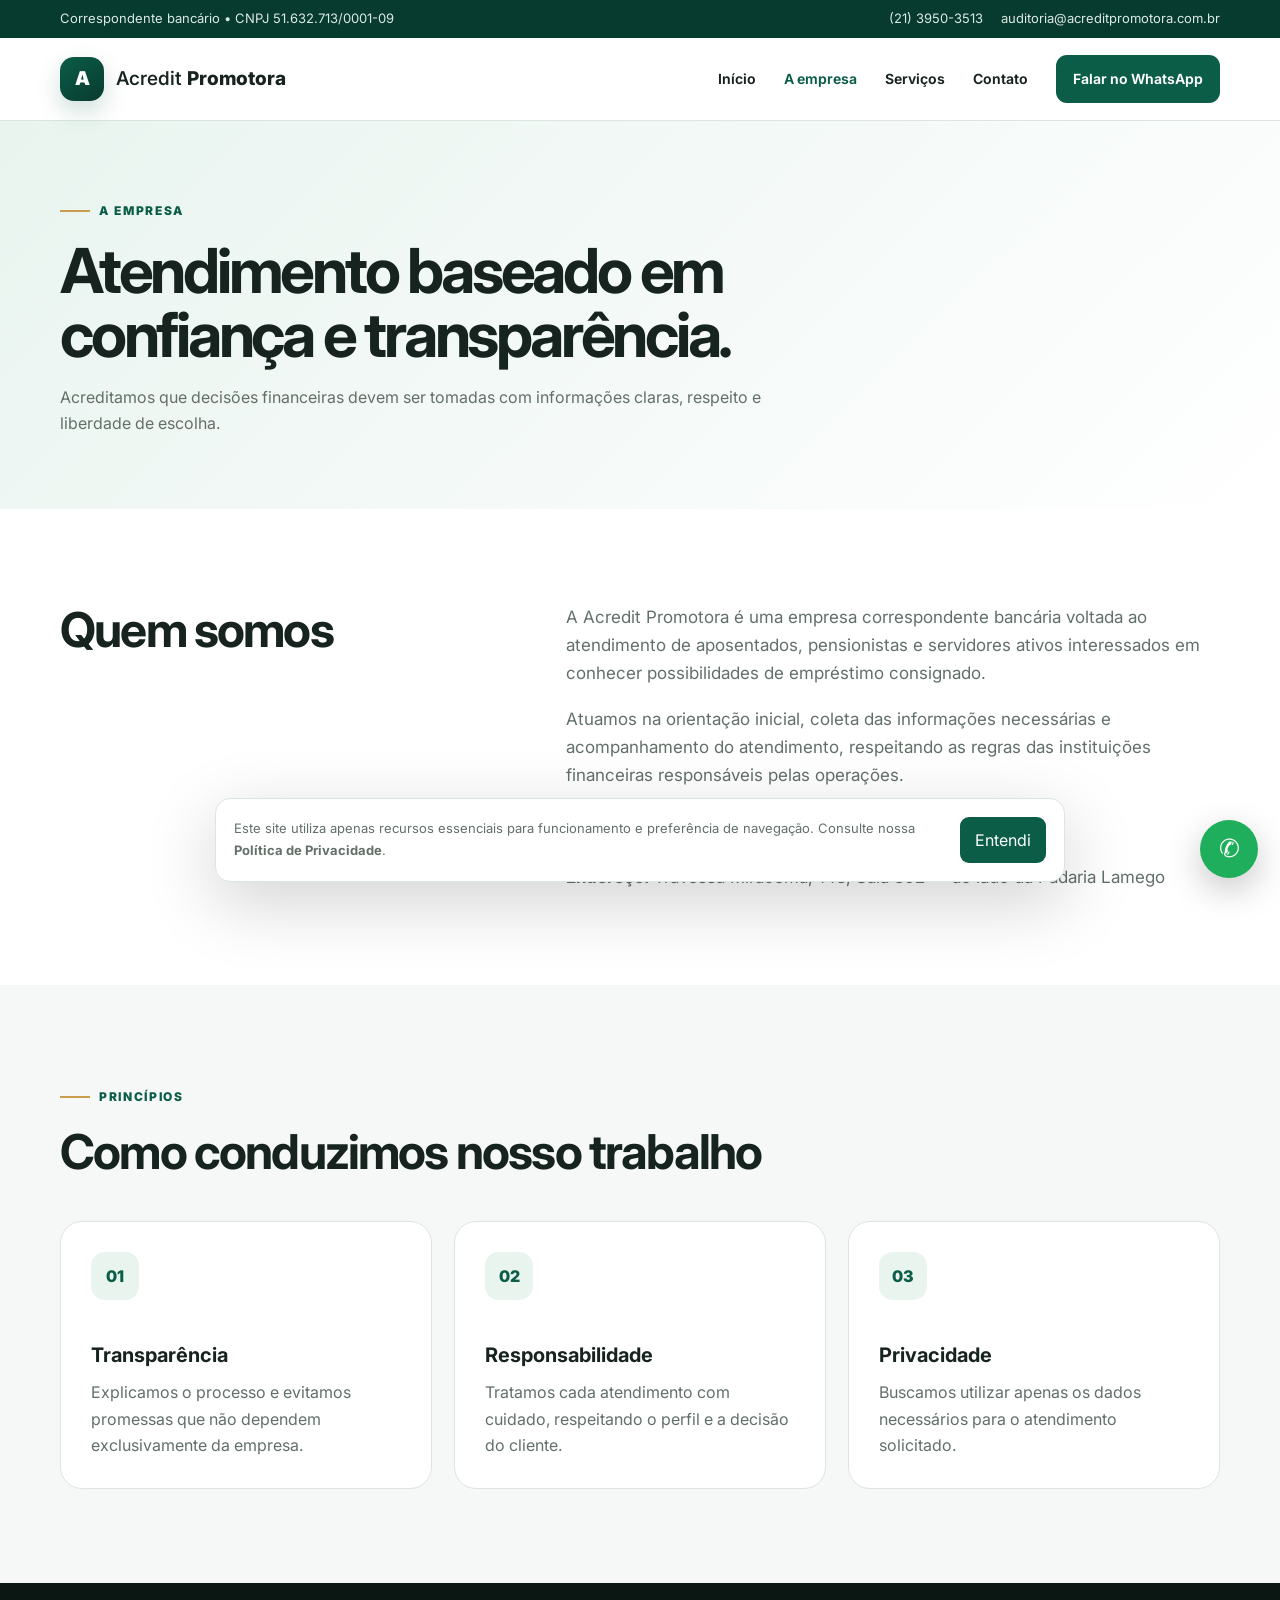
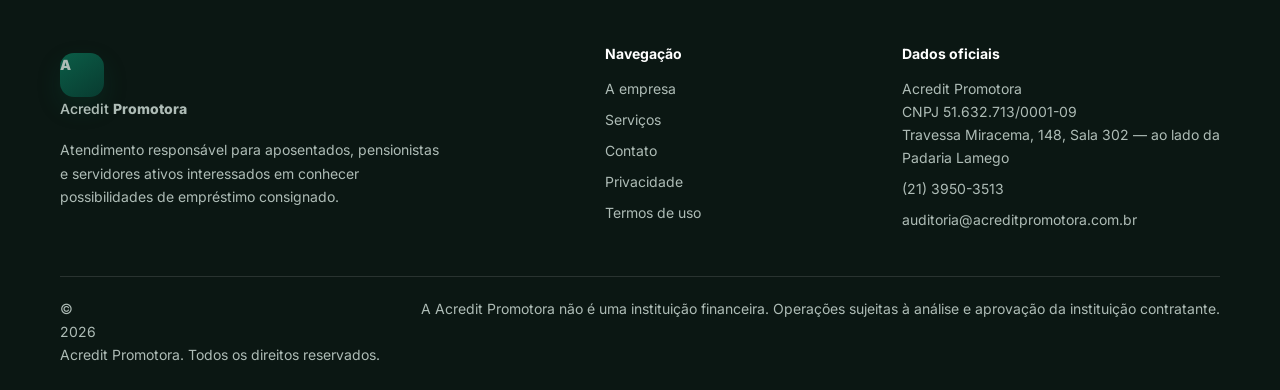
<file: sobre.html>
<!doctype html><html lang="pt-BR"><head>
<meta charset="utf-8"><meta name="viewport" content="width=device-width,initial-scale=1">
<title>Sobre a Acredit Promotora</title><meta name="description" content="Conheça a Acredit Promotora, correspondente bancário especializado em atendimento de crédito consignado.">
<link rel="canonical" href="https://www.acreditpromotora.com.br/sobre.html">
<meta property="og:type" content="website"><meta property="og:locale" content="pt_BR"><meta property="og:title" content="Sobre a Acredit Promotora"><meta property="og:description" content="Conheça a Acredit Promotora, correspondente bancário especializado em atendimento de crédito consignado."><meta property="og:url" content="https://www.acreditpromotora.com.br/sobre.html">
<meta name="theme-color" content="#0b5d47"><link rel="icon" href="assets/favicon.svg" type="image/svg+xml">
<link rel="preconnect" href="https://fonts.googleapis.com"><link rel="preconnect" href="https://fonts.gstatic.com" crossorigin><link href="https://fonts.googleapis.com/css2?family=Inter:wght@400;500;600;700;800;900&display=swap" rel="stylesheet">
<link rel="stylesheet" href="assets/style.css">
<script type="application/ld+json">{"@context":"https://schema.org","@type":"FinancialService","name":"Acredit Promotora","url":"https://www.acreditpromotora.com.br","telephone":"+552139503513","email":"auditoria@acreditpromotora.com.br","taxID":"51.632.713/0001-09","address":{"@type":"PostalAddress","streetAddress":"Travessa Miracema, 148, Sala 302"},"sameAs":["https://www.instagram.com/acreditpromotora/"]}</script>
</head><body>
<a class="skip" href="#conteudo">Pular para o conteúdo</a>
<div class="topbar"><div class="container"><span>Correspondente bancário • CNPJ 51.632.713/0001-09</span><div class="topbar-links"><a href="tel:+552139503513">(21) 3950-3513</a><a href="mailto:auditoria@acreditpromotora.com.br">auditoria@acreditpromotora.com.br</a></div></div></div>
<header class="header"><div class="container nav">
<a class="logo" href="index.html"><span class="logo-mark">A</span><span>Acredit <strong>Promotora</strong></span></a>
<button class="menu-toggle" aria-label="Abrir menu" aria-expanded="false">☰</button>
<nav class="menu" aria-label="Navegação principal"><a href="index.html" >Início</a><a href="sobre.html" aria-current="page">A empresa</a><a href="servicos.html" >Serviços</a><a href="contato.html" >Contato</a><a class="nav-cta" href="https://wa.me/552139503513?text=Olá%2C%20vim%20pelo%20site%20da%20Acredit%20Promotora." target="_blank" rel="noopener">Falar no WhatsApp</a></nav>
</div></header>
<main id="conteudo"><section class="page-hero"><div class="container"><span class="kicker">A empresa</span><h1>Atendimento baseado em confiança e transparência.</h1><p>Acreditamos que decisões financeiras devem ser tomadas com informações claras, respeito e liberdade de escolha.</p></div></section>
<section class="section"><div class="container split"><div><h2>Quem somos</h2></div><div class="prose"><p>A Acredit Promotora é uma empresa correspondente bancária voltada ao atendimento de aposentados, pensionistas e servidores ativos interessados em conhecer possibilidades de empréstimo consignado.</p><p>Atuamos na orientação inicial, coleta das informações necessárias e acompanhamento do atendimento, respeitando as regras das instituições financeiras responsáveis pelas operações.</p><p><strong>Razão social:</strong> Acredit Promotora<br><strong>CNPJ:</strong> 51.632.713/0001-09<br><strong>Endereço:</strong> Travessa Miracema, 148, Sala 302 — ao lado da Padaria Lamego</p></div></div></section>
<section class="section section-soft"><div class="container"><div class="section-head"><span class="kicker">Princípios</span><h2>Como conduzimos nosso trabalho</h2></div><div class="cards"><article class="card"><div class="card-number">01</div><h3>Transparência</h3><p>Explicamos o processo e evitamos promessas que não dependem exclusivamente da empresa.</p></article><article class="card"><div class="card-number">02</div><h3>Responsabilidade</h3><p>Tratamos cada atendimento com cuidado, respeitando o perfil e a decisão do cliente.</p></article><article class="card"><div class="card-number">03</div><h3>Privacidade</h3><p>Buscamos utilizar apenas os dados necessários para o atendimento solicitado.</p></article></div></div></section></main>
<footer class="footer"><div class="container">
<div class="footer-grid">
<div><a class="logo" href="index.html"><span class="logo-mark">A</span><span>Acredit <strong>Promotora</strong></span></a><p style="margin-top:18px;max-width:390px">Atendimento responsável para aposentados, pensionistas e servidores ativos interessados em conhecer possibilidades de empréstimo consignado.</p></div>
<div><h3>Navegação</h3><a href="sobre.html">A empresa</a><a href="servicos.html">Serviços</a><a href="contato.html">Contato</a><a href="politica-de-privacidade.html">Privacidade</a><a href="termos-de-uso.html">Termos de uso</a></div>
<div><h3>Dados oficiais</h3><span>Acredit Promotora</span><span>CNPJ 51.632.713/0001-09</span><span>Travessa Miracema, 148, Sala 302 — ao lado da Padaria Lamego</span><a href="tel:+552139503513">(21) 3950-3513</a><a href="mailto:auditoria@acreditpromotora.com.br">auditoria@acreditpromotora.com.br</a></div>
</div>
<div class="footer-bottom"><span>© <span data-year></span> Acredit Promotora. Todos os direitos reservados.</span><span>A Acredit Promotora não é uma instituição financeira. Operações sujeitas à análise e aprovação da instituição contratante.</span></div>
</div></footer>
<a class="whatsapp" href="https://wa.me/552139503513?text=Olá%2C%20vim%20pelo%20site%20da%20Acredit%20Promotora." target="_blank" rel="noopener" aria-label="Falar pelo WhatsApp">✆</a>
<div class="cookie" role="dialog" aria-label="Aviso de cookies"><p>Este site utiliza apenas recursos essenciais para funcionamento e preferência de navegação. Consulte nossa <a href="politica-de-privacidade.html"><strong>Política de Privacidade</strong></a>.</p><button data-cookie-ok>Entendi</button></div>
<script src="assets/script.js"></script></body></html>
</file>
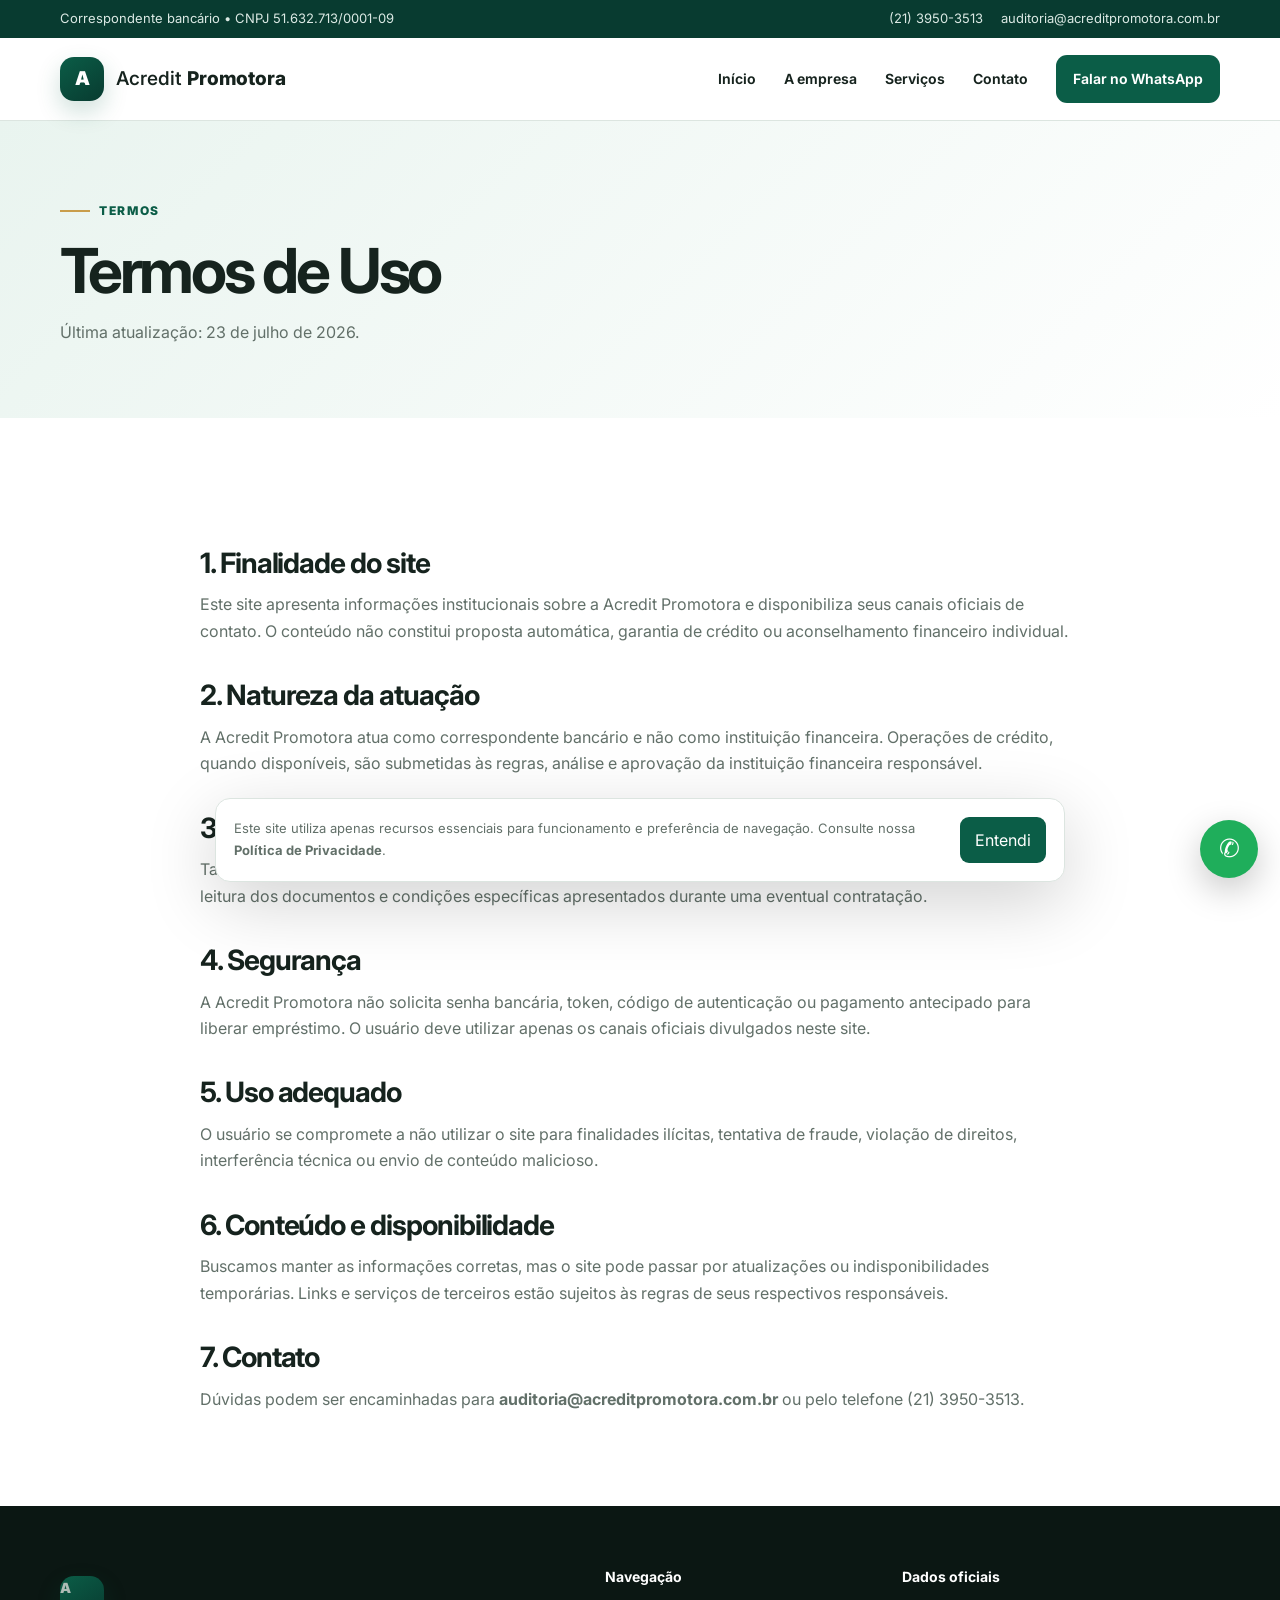
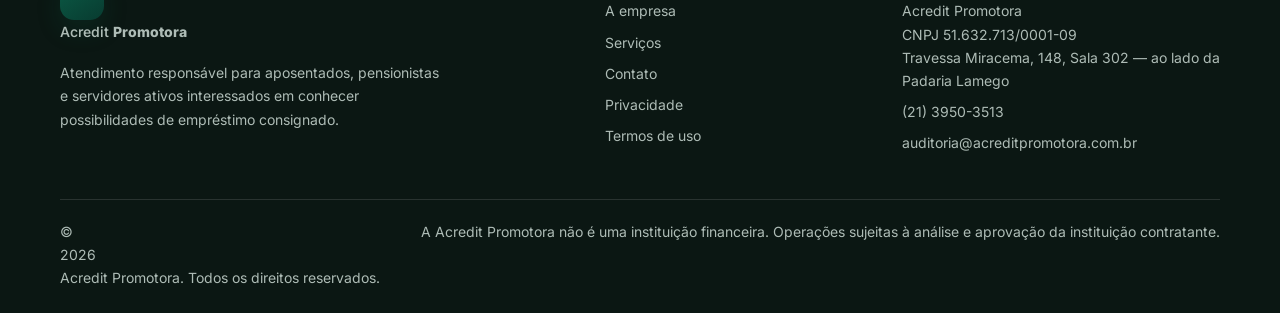
<file: termos-de-uso.html>
<!doctype html><html lang="pt-BR"><head>
<meta charset="utf-8"><meta name="viewport" content="width=device-width,initial-scale=1">
<title>Termos de Uso | Acredit Promotora</title><meta name="description" content="Termos de uso do site da Acredit Promotora.">
<link rel="canonical" href="https://www.acreditpromotora.com.br/termos-de-uso.html">
<meta property="og:type" content="website"><meta property="og:locale" content="pt_BR"><meta property="og:title" content="Termos de Uso | Acredit Promotora"><meta property="og:description" content="Termos de uso do site da Acredit Promotora."><meta property="og:url" content="https://www.acreditpromotora.com.br/termos-de-uso.html">
<meta name="theme-color" content="#0b5d47"><link rel="icon" href="assets/favicon.svg" type="image/svg+xml">
<link rel="preconnect" href="https://fonts.googleapis.com"><link rel="preconnect" href="https://fonts.gstatic.com" crossorigin><link href="https://fonts.googleapis.com/css2?family=Inter:wght@400;500;600;700;800;900&display=swap" rel="stylesheet">
<link rel="stylesheet" href="assets/style.css">
<script type="application/ld+json">{"@context":"https://schema.org","@type":"FinancialService","name":"Acredit Promotora","url":"https://www.acreditpromotora.com.br","telephone":"+552139503513","email":"auditoria@acreditpromotora.com.br","taxID":"51.632.713/0001-09","address":{"@type":"PostalAddress","streetAddress":"Travessa Miracema, 148, Sala 302"},"sameAs":["https://www.instagram.com/acreditpromotora/"]}</script>
</head><body>
<a class="skip" href="#conteudo">Pular para o conteúdo</a>
<div class="topbar"><div class="container"><span>Correspondente bancário • CNPJ 51.632.713/0001-09</span><div class="topbar-links"><a href="tel:+552139503513">(21) 3950-3513</a><a href="mailto:auditoria@acreditpromotora.com.br">auditoria@acreditpromotora.com.br</a></div></div></div>
<header class="header"><div class="container nav">
<a class="logo" href="index.html"><span class="logo-mark">A</span><span>Acredit <strong>Promotora</strong></span></a>
<button class="menu-toggle" aria-label="Abrir menu" aria-expanded="false">☰</button>
<nav class="menu" aria-label="Navegação principal"><a href="index.html" >Início</a><a href="sobre.html" >A empresa</a><a href="servicos.html" >Serviços</a><a href="contato.html" >Contato</a><a class="nav-cta" href="https://wa.me/552139503513?text=Olá%2C%20vim%20pelo%20site%20da%20Acredit%20Promotora." target="_blank" rel="noopener">Falar no WhatsApp</a></nav>
</div></header>
<main id="conteudo"><section class="page-hero"><div class="container"><span class="kicker">Termos</span><h1>Termos de Uso</h1><p>Última atualização: 23 de julho de 2026.</p></div></section>
<section class="section"><div class="container legal-content">
<h2>1. Finalidade do site</h2><p>Este site apresenta informações institucionais sobre a Acredit Promotora e disponibiliza seus canais oficiais de contato. O conteúdo não constitui proposta automática, garantia de crédito ou aconselhamento financeiro individual.</p>
<h2>2. Natureza da atuação</h2><p>A Acredit Promotora atua como correspondente bancário e não como instituição financeira. Operações de crédito, quando disponíveis, são submetidas às regras, análise e aprovação da instituição financeira responsável.</p>
<h2>3. Condições de crédito</h2><p>Taxas, prazos, valores, margem e elegibilidade podem variar. Nenhuma informação genérica deste site substitui a leitura dos documentos e condições específicas apresentados durante uma eventual contratação.</p>
<h2>4. Segurança</h2><p>A Acredit Promotora não solicita senha bancária, token, código de autenticação ou pagamento antecipado para liberar empréstimo. O usuário deve utilizar apenas os canais oficiais divulgados neste site.</p>
<h2>5. Uso adequado</h2><p>O usuário se compromete a não utilizar o site para finalidades ilícitas, tentativa de fraude, violação de direitos, interferência técnica ou envio de conteúdo malicioso.</p>
<h2>6. Conteúdo e disponibilidade</h2><p>Buscamos manter as informações corretas, mas o site pode passar por atualizações ou indisponibilidades temporárias. Links e serviços de terceiros estão sujeitos às regras de seus respectivos responsáveis.</p>
<h2>7. Contato</h2><p>Dúvidas podem ser encaminhadas para <a href="mailto:auditoria@acreditpromotora.com.br"><strong>auditoria@acreditpromotora.com.br</strong></a> ou pelo telefone (21) 3950-3513.</p>
</div></section></main>
<footer class="footer"><div class="container">
<div class="footer-grid">
<div><a class="logo" href="index.html"><span class="logo-mark">A</span><span>Acredit <strong>Promotora</strong></span></a><p style="margin-top:18px;max-width:390px">Atendimento responsável para aposentados, pensionistas e servidores ativos interessados em conhecer possibilidades de empréstimo consignado.</p></div>
<div><h3>Navegação</h3><a href="sobre.html">A empresa</a><a href="servicos.html">Serviços</a><a href="contato.html">Contato</a><a href="politica-de-privacidade.html">Privacidade</a><a href="termos-de-uso.html">Termos de uso</a></div>
<div><h3>Dados oficiais</h3><span>Acredit Promotora</span><span>CNPJ 51.632.713/0001-09</span><span>Travessa Miracema, 148, Sala 302 — ao lado da Padaria Lamego</span><a href="tel:+552139503513">(21) 3950-3513</a><a href="mailto:auditoria@acreditpromotora.com.br">auditoria@acreditpromotora.com.br</a></div>
</div>
<div class="footer-bottom"><span>© <span data-year></span> Acredit Promotora. Todos os direitos reservados.</span><span>A Acredit Promotora não é uma instituição financeira. Operações sujeitas à análise e aprovação da instituição contratante.</span></div>
</div></footer>
<a class="whatsapp" href="https://wa.me/552139503513?text=Olá%2C%20vim%20pelo%20site%20da%20Acredit%20Promotora." target="_blank" rel="noopener" aria-label="Falar pelo WhatsApp">✆</a>
<div class="cookie" role="dialog" aria-label="Aviso de cookies"><p>Este site utiliza apenas recursos essenciais para funcionamento e preferência de navegação. Consulte nossa <a href="politica-de-privacidade.html"><strong>Política de Privacidade</strong></a>.</p><button data-cookie-ok>Entendi</button></div>
<script src="assets/script.js"></script></body></html>
</file>
<file: assets/style.css>
:root{
  --brand:#0b5d47;--brand-2:#083b30;--brand-soft:#e9f4ef;
  --gold:#c99d4b;--ink:#16231e;--muted:#627069;--surface:#f6f8f7;
  --white:#fff;--line:#dce5e0;--danger:#9c3a36;--shadow:0 22px 70px rgba(7,55,43,.12);
  --radius:22px;--container:1160px
}
*{box-sizing:border-box;margin:0;padding:0}
html{scroll-behavior:smooth}
body{font-family:Inter,Arial,sans-serif;color:var(--ink);background:var(--white);line-height:1.65}
body.menu-open{overflow:hidden}
a{color:inherit;text-decoration:none}
img,svg{max-width:100%;display:block}
button,input,textarea{font:inherit}
.container{width:min(var(--container),calc(100% - 40px));margin:auto}
.skip{position:absolute;left:-9999px}.skip:focus{left:16px;top:16px;background:#fff;padding:12px;z-index:999}
.topbar{background:var(--brand-2);color:#dbe9e4;font-size:13px}
.topbar .container{min-height:38px;display:flex;align-items:center;justify-content:space-between;gap:20px}
.topbar-links{display:flex;gap:18px}
.header{position:sticky;top:0;z-index:80;background:rgba(255,255,255,.94);border-bottom:1px solid var(--line);backdrop-filter:blur(14px)}
.nav{min-height:82px;display:flex;align-items:center;justify-content:space-between}
.logo{display:flex;align-items:center;gap:12px;font-size:19px;font-weight:550}
.logo strong{font-weight:800}
.logo-mark{display:grid;place-items:center;width:44px;height:44px;border-radius:14px;color:#fff;background:linear-gradient(145deg,var(--brand),var(--brand-2));font-weight:900;box-shadow:0 10px 25px rgba(11,93,71,.2)}
.menu{display:flex;align-items:center;gap:28px;font-size:14px;font-weight:650}
.menu a{transition:.2s}.menu a:hover,.menu a[aria-current="page"]{color:var(--brand)}
.nav-cta{padding:12px 17px;border-radius:11px!important;background:var(--brand);color:#fff!important}
.menu-toggle{display:none;border:0;background:none;font-size:28px;cursor:pointer}
.hero{position:relative;overflow:hidden;padding:105px 0 92px;background:
 radial-gradient(circle at 88% 10%,rgba(201,157,75,.26),transparent 28%),
 radial-gradient(circle at 58% 90%,rgba(11,93,71,.12),transparent 32%),
 linear-gradient(135deg,#f5faf7 0%,#fff 68%)}
.hero:after{content:"";position:absolute;width:420px;height:420px;border:1px solid rgba(11,93,71,.09);border-radius:50%;right:-140px;bottom:-210px}
.hero-grid{display:grid;grid-template-columns:1.1fr .9fr;gap:70px;align-items:center}
.kicker{display:inline-flex;align-items:center;gap:9px;margin-bottom:18px;color:var(--brand);font-size:12px;font-weight:850;letter-spacing:.14em;text-transform:uppercase}
.kicker:before{content:"";width:30px;height:2px;background:var(--gold)}
h1{font-size:clamp(44px,6.2vw,76px);line-height:1.04;letter-spacing:-.052em;max-width:780px}
h2{font-size:clamp(31px,4vw,48px);line-height:1.13;letter-spacing:-.038em}
h3{font-size:20px;line-height:1.3}
.lead{margin-top:25px;max-width:700px;font-size:19px;color:var(--muted)}
.actions{display:flex;flex-wrap:wrap;gap:13px;margin-top:34px}
.btn{display:inline-flex;align-items:center;justify-content:center;gap:10px;min-height:53px;padding:0 23px;border-radius:12px;font-weight:760;border:1px solid transparent;transition:.2s}
.btn:hover{transform:translateY(-2px)}
.btn-primary{background:var(--brand);color:#fff;box-shadow:0 12px 28px rgba(11,93,71,.2)}
.btn-secondary{background:#fff;border-color:var(--line)}
.disclaimer{margin-top:22px;max-width:730px;color:var(--muted);font-size:12px}
.trust-panel{position:relative;padding:34px;border-radius:28px;background:linear-gradient(150deg,var(--brand),var(--brand-2));color:#fff;box-shadow:var(--shadow)}
.trust-panel:before{content:"";position:absolute;inset:12px;border:1px solid rgba(255,255,255,.13);border-radius:20px;pointer-events:none}
.trust-icon{width:58px;height:58px;display:grid;place-items:center;border-radius:18px;background:rgba(255,255,255,.12);font-size:25px;margin-bottom:27px}
.trust-panel h2{font-size:31px}
.checklist{list-style:none;margin-top:24px;display:grid;gap:13px}
.checklist li{display:flex;gap:12px;color:#dcebe6}.checklist li:before{content:"✓";color:#f2d08b;font-weight:900}
.stats{padding:0 0 72px;margin-top:-28px;position:relative;z-index:4}
.stats-grid{display:grid;grid-template-columns:repeat(3,1fr);background:#fff;border:1px solid var(--line);border-radius:20px;box-shadow:0 18px 45px rgba(10,50,39,.08)}
.stat{padding:26px 30px;border-right:1px solid var(--line)}.stat:last-child{border-right:0}
.stat strong{display:block;font-size:18px;color:var(--brand)}.stat span{color:var(--muted);font-size:13px}
.section{padding:94px 0}.section-soft{background:var(--surface)}
.section-head{max-width:760px;margin-bottom:42px}.section-head p{margin-top:15px;color:var(--muted);font-size:17px}
.split{display:grid;grid-template-columns:.8fr 1.2fr;gap:70px;align-items:start}
.prose p{color:var(--muted);font-size:17px}.prose p+p{margin-top:18px}
.cards{display:grid;grid-template-columns:repeat(3,1fr);gap:22px}
.card{padding:30px;border:1px solid var(--line);border-radius:var(--radius);background:#fff;transition:.25s}
.card:hover{transform:translateY(-5px);box-shadow:0 18px 40px rgba(8,59,48,.09)}
.card-number{width:48px;height:48px;display:grid;place-items:center;margin-bottom:42px;border-radius:14px;background:var(--brand-soft);color:var(--brand);font-weight:850}
.card p{margin-top:11px;color:var(--muted)}
.steps{display:grid;grid-template-columns:repeat(4,1fr);gap:18px}
.step{padding:25px;border-top:3px solid var(--brand);background:#fff;border-radius:0 0 16px 16px;box-shadow:0 8px 25px rgba(8,59,48,.05)}
.step small{color:var(--gold);font-weight:850}.step h3{margin-top:12px}.step p{margin-top:8px;color:var(--muted);font-size:14px}
.safety{background:var(--brand-2);color:#fff;padding:80px 0}
.safety-grid{display:grid;grid-template-columns:.8fr 1.2fr;gap:70px}
.safety p{color:#ceddd8}.safety p+p{margin-top:13px}
.alert{margin-top:22px;padding:18px;border-left:3px solid var(--gold);background:rgba(255,255,255,.06);border-radius:0 10px 10px 0}
.faq{max-width:900px}
.faq details{border-bottom:1px solid var(--line);padding:22px 0}
.faq summary{cursor:pointer;font-weight:760;list-style:none;display:flex;justify-content:space-between;gap:18px}
.faq summary:after{content:"+";color:var(--brand);font-size:24px}
.faq details[open] summary:after{content:"–"}
.faq p{padding-top:13px;color:var(--muted)}
.contact-grid{display:grid;grid-template-columns:.85fr 1.15fr;gap:52px;align-items:start}
.contact-list{display:grid;gap:14px;margin-top:28px}
.contact-item{display:flex;gap:14px;padding:18px;border:1px solid var(--line);border-radius:14px;background:#fff}
.contact-item .ico{width:38px;height:38px;flex:0 0 auto;display:grid;place-items:center;border-radius:10px;background:var(--brand-soft)}
.contact-item small{display:block;color:var(--muted)}.contact-item strong{font-size:14px}
.form-card{padding:30px;border:1px solid var(--line);border-radius:24px;background:#fff;box-shadow:var(--shadow)}
.form-grid{display:grid;grid-template-columns:1fr 1fr;gap:15px}
.field{display:grid;gap:7px}.field.full{grid-column:1/-1}
label{font-size:13px;font-weight:750}
input,textarea{width:100%;border:1px solid var(--line);border-radius:10px;padding:13px 14px;color:var(--ink);background:#fff}
textarea{min-height:125px;resize:vertical}
.form-note{margin-top:12px;color:var(--muted);font-size:12px}
.map{width:100%;height:360px;border:0;border-radius:20px;margin-top:42px}
.page-hero{padding:72px 0;background:linear-gradient(135deg,var(--brand-soft),#fff)}
.page-hero h1{font-size:clamp(40px,5vw,62px)}.page-hero p{margin-top:16px;color:var(--muted);max-width:730px}
.legal-content{max-width:880px}.legal-content h2{font-size:28px;margin:36px 0 12px}.legal-content h3{font-size:20px;margin:27px 0 10px}
.legal-content p,.legal-content li{color:var(--muted)}.legal-content ul{padding-left:22px;margin-top:10px}
.notice{padding:17px 19px;border:1px solid #ead8b5;background:#fffaf0;border-radius:12px;color:#68522b;margin:22px 0}
.footer{background:#0b1713;color:#fff;padding:62px 0 24px}
.footer-grid{display:grid;grid-template-columns:1.4fr .7fr .9fr;gap:50px}
.footer p,.footer a,.footer span{display:block;color:#aebcb6;font-size:14px}.footer a{margin-top:8px}.footer h3{font-size:14px;margin-bottom:13px}
.footer-bottom{display:flex;justify-content:space-between;gap:20px;margin-top:45px;padding-top:20px;border-top:1px solid rgba(255,255,255,.12);color:#84938d;font-size:12px}
.whatsapp{position:fixed;right:22px;bottom:22px;z-index:70;width:58px;height:58px;border-radius:50%;display:grid;place-items:center;background:#1fae5b;color:#fff;font-size:25px;box-shadow:0 12px 35px rgba(0,0,0,.22)}
.cookie{position:fixed;left:18px;right:18px;bottom:18px;z-index:100;display:none;max-width:850px;margin:auto;padding:18px;border-radius:15px;background:#fff;border:1px solid var(--line);box-shadow:0 20px 70px rgba(0,0,0,.18)}
.cookie.show{display:flex;align-items:center;justify-content:space-between;gap:20px}.cookie p{font-size:13px;color:var(--muted)}.cookie button{border:0;border-radius:9px;background:var(--brand);color:#fff;padding:10px 15px;cursor:pointer}
@media(max-width:860px){
 .topbar{display:none}.menu-toggle{display:block}.menu{display:none;position:fixed;inset:82px 0 0;background:#fff;padding:25px;flex-direction:column;align-items:flex-start}.menu.open{display:flex}
 .hero-grid,.split,.safety-grid,.contact-grid{grid-template-columns:1fr;gap:38px}.hero{padding-top:70px}
 .cards{grid-template-columns:1fr}.steps{grid-template-columns:1fr 1fr}
 .stats-grid{grid-template-columns:1fr}.stat{border-right:0;border-bottom:1px solid var(--line)}.stat:last-child{border-bottom:0}
 .footer-grid{grid-template-columns:1fr 1fr}.footer-grid>div:first-child{grid-column:1/-1}
}
@media(max-width:560px){
 .container{width:min(var(--container),calc(100% - 26px))}.section{padding:68px 0}
 h1{font-size:43px}.actions{flex-direction:column}.btn{width:100%}
 .steps,.form-grid,.footer-grid{grid-template-columns:1fr}.footer-grid>div:first-child{grid-column:auto}
 .trust-panel,.form-card{padding:24px}.cookie.show{align-items:stretch;flex-direction:column}
 .footer-bottom{flex-direction:column}
}
</file>
